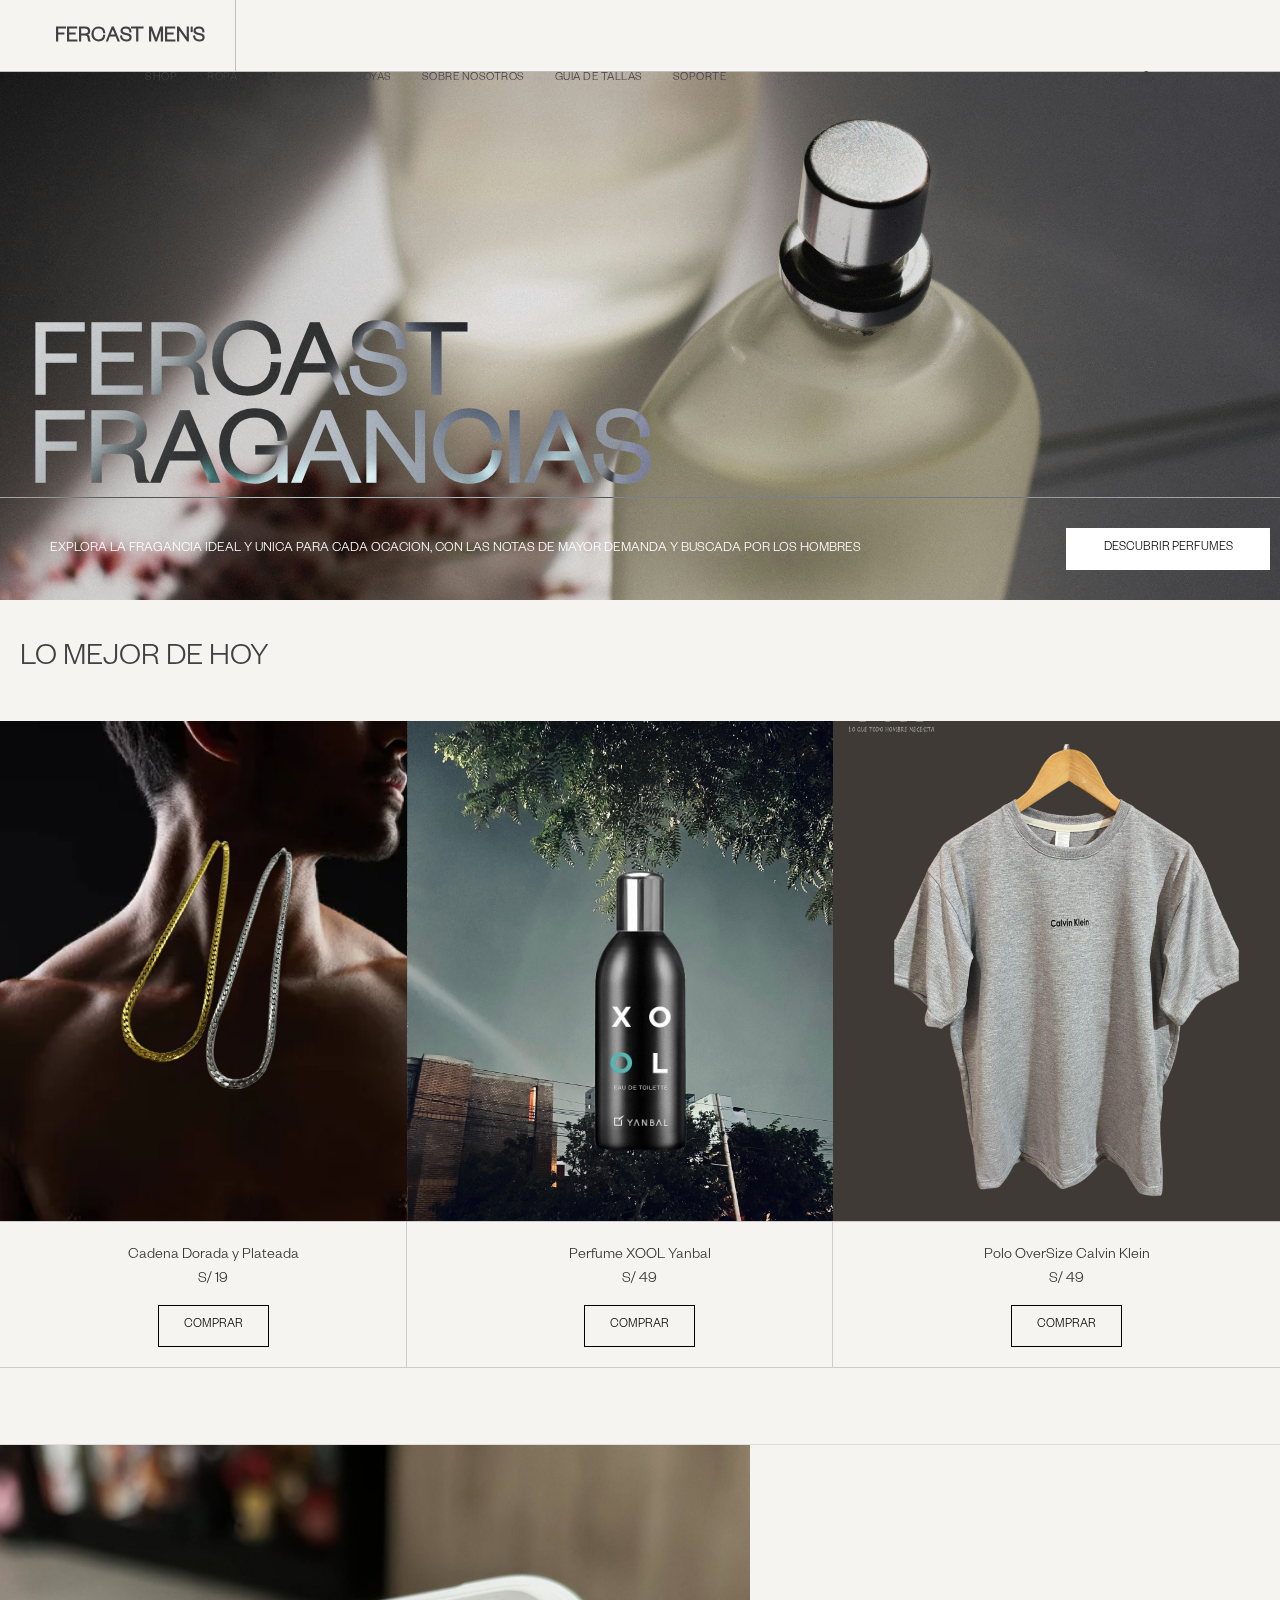
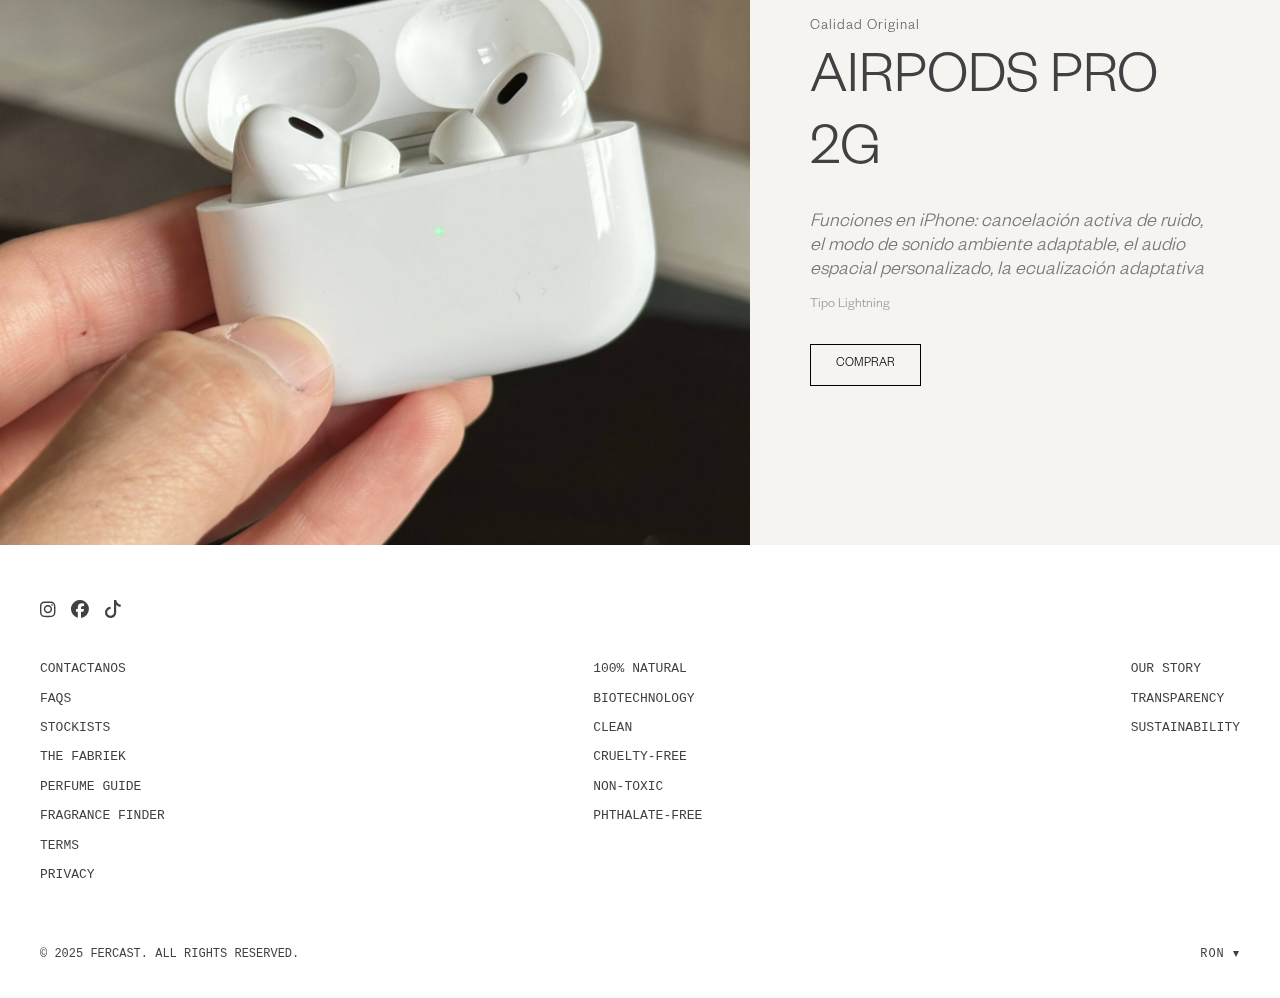
<file: index.html>
<!DOCTYPE html>
<html lang="en">
<head>
    <meta charset="UTF-8">
    <meta name="viewport" content="width=device-width, initial-scale=1.0">
    <link rel="stylesheet" href="style.css">
    <link rel="stylesheet" href="https://cdnjs.cloudflare.com/ajax/libs/font-awesome/6.5.0/css/all.min.css">
    <link rel="stylesheet" href="https://cdn.jsdelivr.net/npm/bootstrap-icons@1.11.1/font/bootstrap-icons.css">
    <title>Document</title>
</head>
<body>
    <div class="container">
      <header class="navbar">
  <div class="nav-left">
    <span class="logo">FERCAST MEN'S</span>
  </div>
  
  
  <div class="desktop-menu">
    <a href="#">SHOP</a>
    <a href="#" style="margin-left: 15px;">ROPA</a>
    <a href="#"style="margin-left: 15px;">PERFUMES</a>
    <a href="#"style="margin-left: 15px;">JOYAS</a>
    <a href="#"style="margin-left: 15px;">SOBRE NOSOTROS</a>
    <a href="#"style="margin-left: 15px;">GUIA DE TALLAS</a>
    <a href="#"style="margin-left: 15px;">SOPORTE</a>
    
    
    <a href="#" style="margin-left: 400px;"><i class="fas fa-user"></i></a>
  </div>
  <div class="nav-right">
    <button class="menu-toggle" onclick="toggleMenu()">☰</button>
  </div>

  <!-- Menú desplegable -->
  <nav class="mobile-menu" id="mobileMenu">
    <a href="#">SHOP</a>
    <a href="#">ROPA</a>
    <a href="#">PERFUMES</a>
    <a href="#">JOYAS</a>
    <a href="#">SOBRE NOSOTROS</a>
    <a href="#">GUIA DE TALLAS</a>
    <a href="#">SOPORTE</a>
    
    
    <a href="#"><i class="fas fa-user"></i></a>
  </nav>
</header>

  <div class="banner">
  <img src="/images/angelica-echeverry-752a7fdivow-unsplash.jpg" alt="Banner">
  <h1 class="titulo-banner">FERCAST<br>FRAGANCIAS</h1>

  <div class="banner-info">
    <hr class="banner-line">
    <div class="banner-description-container">
      <p class="banner-description">
        EXPLORA LA FRAGANCIA IDEAL Y UNICA PARA CADA OCACION, CON LAS NOTAS DE MAYOR DEMANDA Y BUSCADA POR LOS HOMBRES
      </p>
      <button class="banner-btn">DESCUBRIR PERFUMES</button>
    </div>
  </div>
</div>



  <h1 class="thin-title">LO MEJOR DE HOY</h1>

  <section class="product-section">
  <div class="product">
    <div class="product-image" style="background-image: url('/images/depositphotos_673639284-stock-photo-topless-muscle-sexy-man-black.jpg');">
      <img src="/images/WhatsApp_Image_2025-07-27_at_6.10.05_PM-removebg-preview.png" alt="Green Cedar">
      
    </div>
    <div class="product-info">
      <p class="product-description">Cadena Dorada y Plateada</p>
      <p class="product-price">S/ 19</p>
      <button class="quick-add" onclick="window.open('https://wa.me/51924552423?text=Hola%20quiero%20comprar%20una%20cadena%20de%20FERCAST','_blank')">
  COMPRAR
</button>


    </div>
  </div>

  <div class="product">
    <div class="product-image" style="background-image: url('/images/WhatsApp\ Image\ 2025-07-28\ at\ 3.27.34\ PM.jpeg'); fill-opacity: var(560px);">
      <img src="/images/perfume-removebg-preview.png" alt="Pink Iris" style="width: 450px;">
      
    </div>
    <div class="product-info">
      <p class="product-description">Perfume XOOL Yanbal</p>
      <p class="product-price">S/ 49</p>
      <button class="quick-add" onclick="window.open('https://wa.me/51924552423?text=Hola%20quiero%20comprar%20el%20perfume:%20XOOL%20Yanbal','_blank')">
  COMPRAR
</button>

    </div>
  </div>

  <div class="product">
    <div class="product-image" style="background-image: url('/images/polo11.jpg');">
    
      
    </div>
    <div class="product-info">
      <p class="product-description">Polo OverSize Calvin Klein</p>
      <p class="product-price">S/ 49</p>
      <button class="quick-add" onclick="window.open('https://wa.me/51924552423?text=Hola%20quiero%20comprar%20un%20polo%20OverSize%20de%20tu%20tienda','_blank')">
  COMPRAR
</button>

    </div>
  </div>
</section>
<br>
<br>
<br>
<br>




<section class="promo-section">
  <div class="promo-carousel">
    <img src="/images/Airpods_Pro_2-scaled.jpg" class="active" />
    <img src="/images/airpods222.jpg" />
    <img src="/images/airpodspro2-funciones.jpg" />
  </div>
  <div class="promo-text">
    <p class="mini-title">Calidad Original</p>
    <h2 class="main-title">AIRPODS PRO 2G</h2>
    <blockquote>Funciones en iPhone: cancelación activa de ruido, el modo de sonido ambiente adaptable, el audio espacial personalizado, la ecualización adaptativa</blockquote>
    <p class="author">Tipo Lightning</p>
    <button class="quick-add" onclick="window.open('https://wa.me/+51924552423?text=Hola%20quiero%20comprar%20los%20AirPods%20Pro%202da%20generación%20👾','_blank')">
  COMPRAR
</button>

  </div>
</section>

    </div>


    <footer class="main-footer">
  <div class="footer-top">
    <div class="footer-social">
      <a href="https://www.instagram.com/fercast.mens18?igsh=MTY1MDRtazExODQyNQ%3D%3D&utm_source=qr"><i class="fa-brands fa-instagram"></i></a>
      <a href="https://www.facebook.com/share/1BzyFqbC6f/?mibextid=wwXIfr"><i class="fa-brands fa-facebook"></i></a>
      <a href="https://www.tiktok.com/@fercast.mens18?_t=ZS-8yVPvJG7lPU&_r=1"><i class="bi bi-tiktok"></i></a>
    </div>

    <div class="footer-links">
      <div>
        <ul>
          <li><a href="#">CONTACTANOS</a></li>
          <li><a href="#">FAQS</a></li>
          <li><a href="#">STOCKISTS</a></li>
          <li><a href="#">THE FABRIEK</a></li>
          <li><a href="#">PERFUME GUIDE</a></li>
          <li><a href="#">FRAGRANCE FINDER</a></li>
          <li><a href="#">TERMS</a></li>
          <li><a href="#">PRIVACY</a></li>
        </ul>
      </div>

      <div>
        <ul>
          <li><a href="#">100% NATURAL</a></li>
          <li><a href="#">BIOTECHNOLOGY</a></li>
          <li><a href="#">CLEAN</a></li>
          <li><a href="#">CRUELTY-FREE</a></li>
          <li><a href="#">NON-TOXIC</a></li>
          <li><a href="#">PHTHALATE-FREE</a></li>
        </ul>
      </div>

      <div>
        <ul>
          <li><a href="#">OUR STORY</a></li>
          <li><a href="#">TRANSPARENCY</a></li>
          <li><a href="#">SUSTAINABILITY</a></li>
        </ul>
      </div>
    </div>
  </div>

  <div class="footer-bottom">
    <p>© 2025 FERCAST. ALL RIGHTS RESERVED.</p>
    <p class="footer-right">RON ▾</p>
  </div>
</footer>







    <script>
  function toggleMenu() {
    const menu = document.getElementById('mobileMenu');
    menu.classList.toggle('show');
  }


  let lastScrollTop = 0;
  const navbar = document.querySelector('.navbar');

  window.addEventListener('scroll', () => {
    const currentScroll = window.pageYOffset || document.documentElement.scrollTop;

    if (currentScroll > lastScrollTop) {
      // Scroll hacia abajo → ocultar navbar
      navbar.classList.add('hidden');
    } else {
      // Scroll hacia arriba → mostrar navbar
      navbar.classList.remove('hidden');
    }

    lastScrollTop = currentScroll <= 0 ? 0 : currentScroll; // Evita valores negativos
  });

  
  const images = document.querySelectorAll(".promo-carousel img");
  let index = 0;

  setInterval(() => {
    images[index].classList.remove("active");
    index = (index + 1) % images.length;
    images[index].classList.add("active");
  }, 4000);


</script>

</body>
</html>
</file>
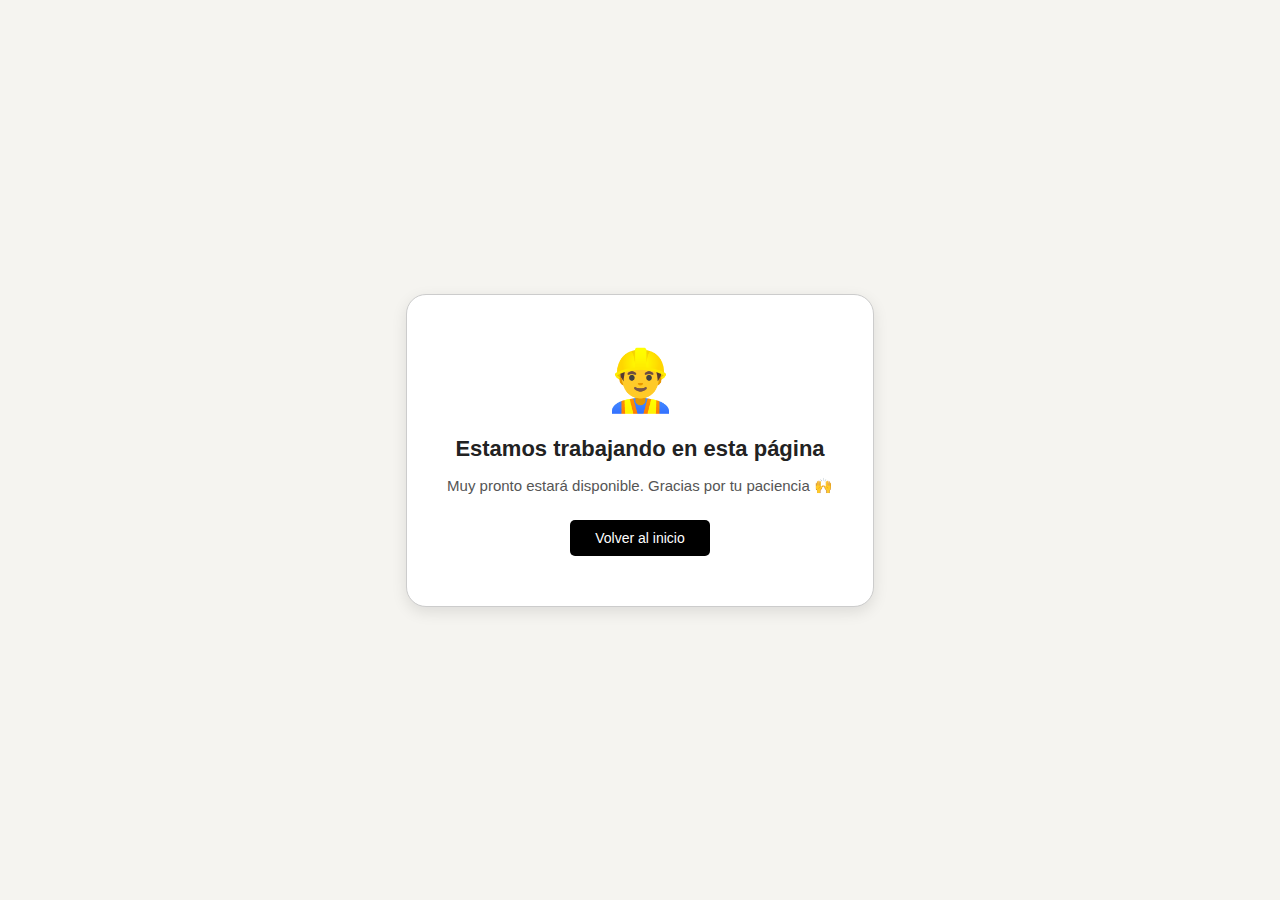
<file: giatallas.html>
<!DOCTYPE html>
<html lang="es">
<head>
  <meta charset="UTF-8">
  <meta name="viewport" content="width=device-width, initial-scale=1.0">
  <title>Página en construcción</title>
  <style>
    body {
      margin: 0;
      padding: 0;
      background-color: #f5f4f0;
      font-family: 'Poppins', sans-serif;
      display: flex;
      justify-content: center;
      align-items: center;
      height: 100vh;
      text-align: center;
    }

    .construction-box {
      background-color: #fff;
      border: 1px solid #ccc;
      padding: 50px 40px;
      border-radius: 20px;
      box-shadow: 0 5px 15px rgba(0, 0, 0, 0.1);
      max-width: 480px;
      animation: fadeIn 0.8s ease;
    }

    .icon {
      font-size: 60px;
      margin-bottom: 20px;
      animation: bounce 1.5s infinite;
    }

    h1 {
      font-size: 22px;
      color: #222;
      margin-bottom: 10px;
    }

    p {
      font-size: 15px;
      color: #555;
      margin-bottom: 25px;
    }

    a {
      display: inline-block;
      background-color: black;
      color: white;
      padding: 10px 25px;
      border-radius: 5px;
      text-decoration: none;
      font-size: 14px;
      transition: background 0.3s ease;
    }

    a:hover {
      background-color: #333;
    }

    @keyframes fadeIn {
      from { opacity: 0; transform: translateY(20px); }
      to { opacity: 1; transform: translateY(0); }
    }

    @keyframes bounce {
      0%, 100% { transform: translateY(0); }
      50% { transform: translateY(-8px); }
    }

    @media (max-width: 600px) {
      .construction-box {
        width: 85%;
        padding: 35px 25px;
      }

      h1 {
        font-size: 18px;
      }

      p {
        font-size: 14px;
      }

      .icon {
        font-size: 50px;
      }
    }

    @media (max-width: 480px) {
      .construction-box {
        padding: 30px 20px;
        margin: 40px;
      }

      .icon {
        font-size: 50px;
        margin-bottom: 18px;
      }

      h1 {
        font-size: 17px;
      }

      p {
        font-size: 13px;
      }

      a {
        padding: 9px 20px;
        font-size: 12px;
      }
    }
  </style>
</head>
<body>
  <div class="construction-box">
    <div class="icon">👷‍♂️</div>
    <h1>Estamos trabajando en esta página</h1>
    <p>Muy pronto estará disponible. Gracias por tu paciencia 🙌</p>
    <a href="index.html">Volver al inicio</a>
  </div>
</body>
</html>
</file>
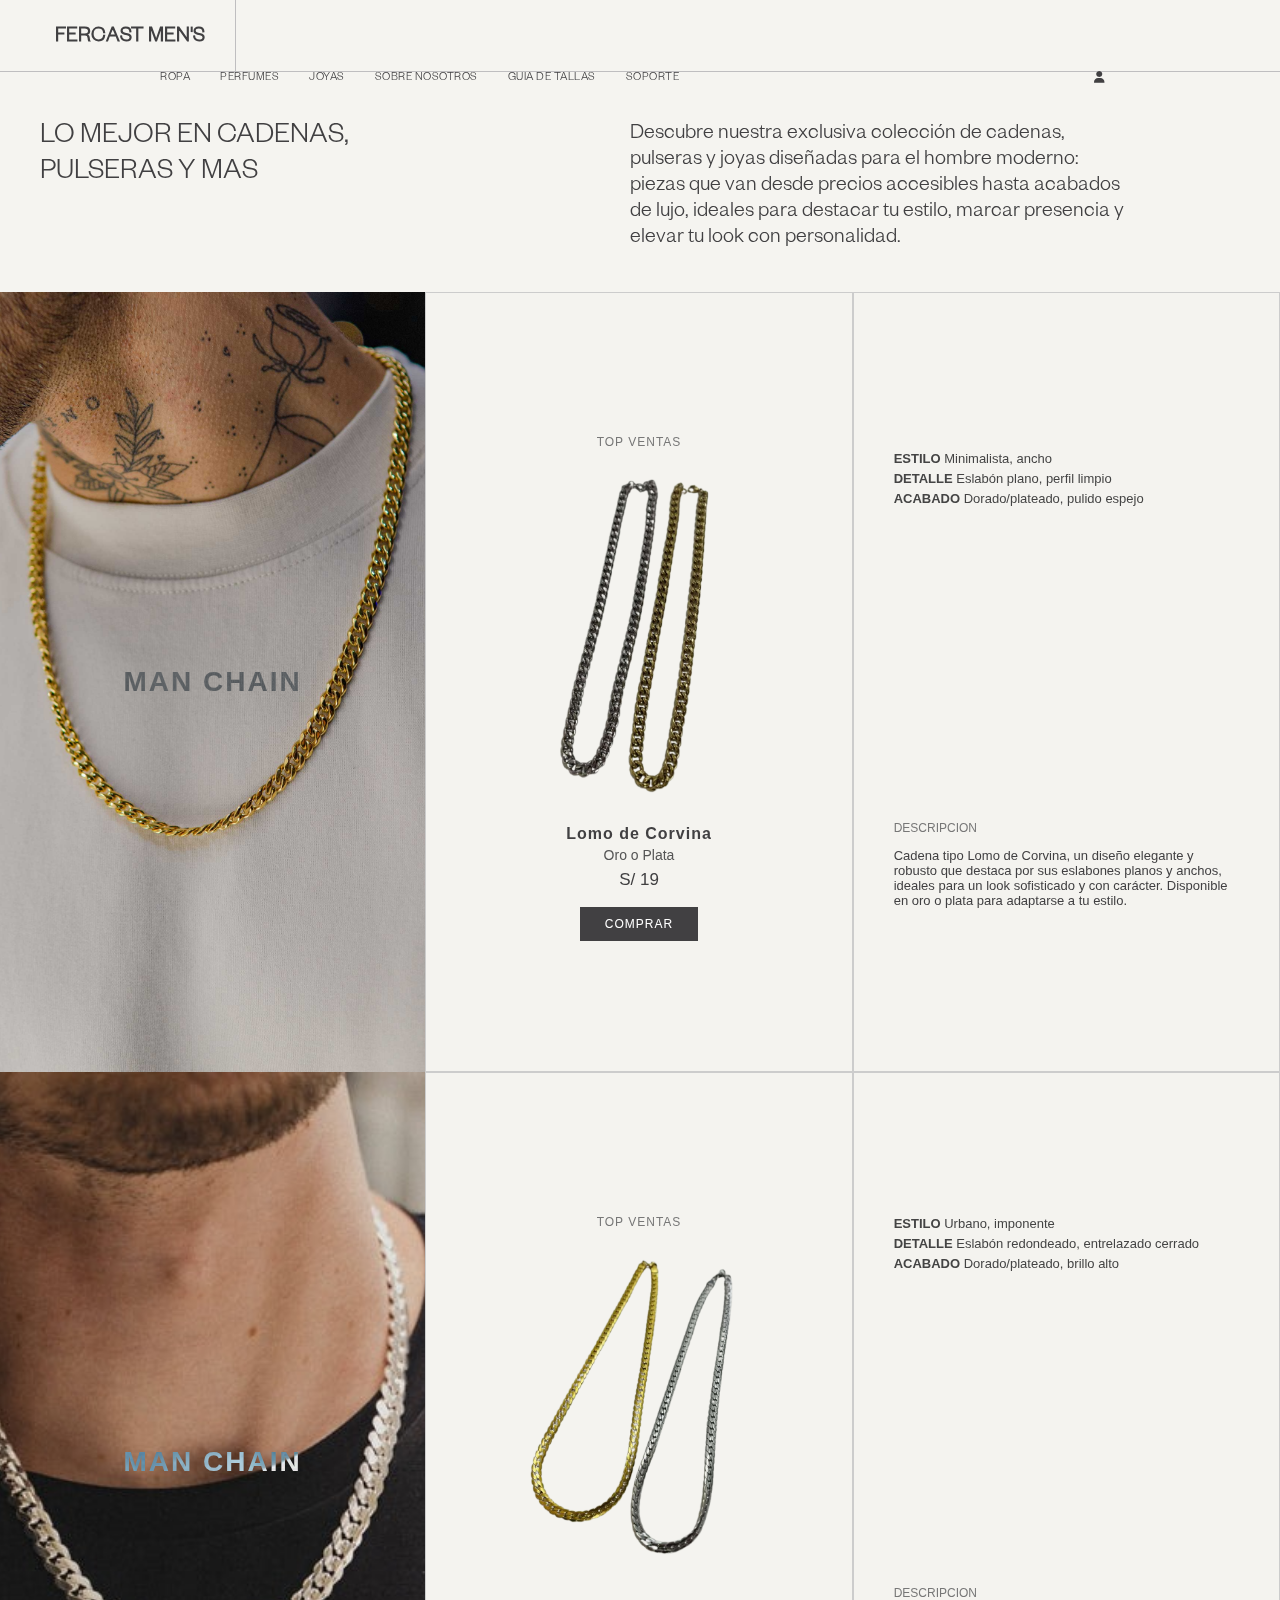
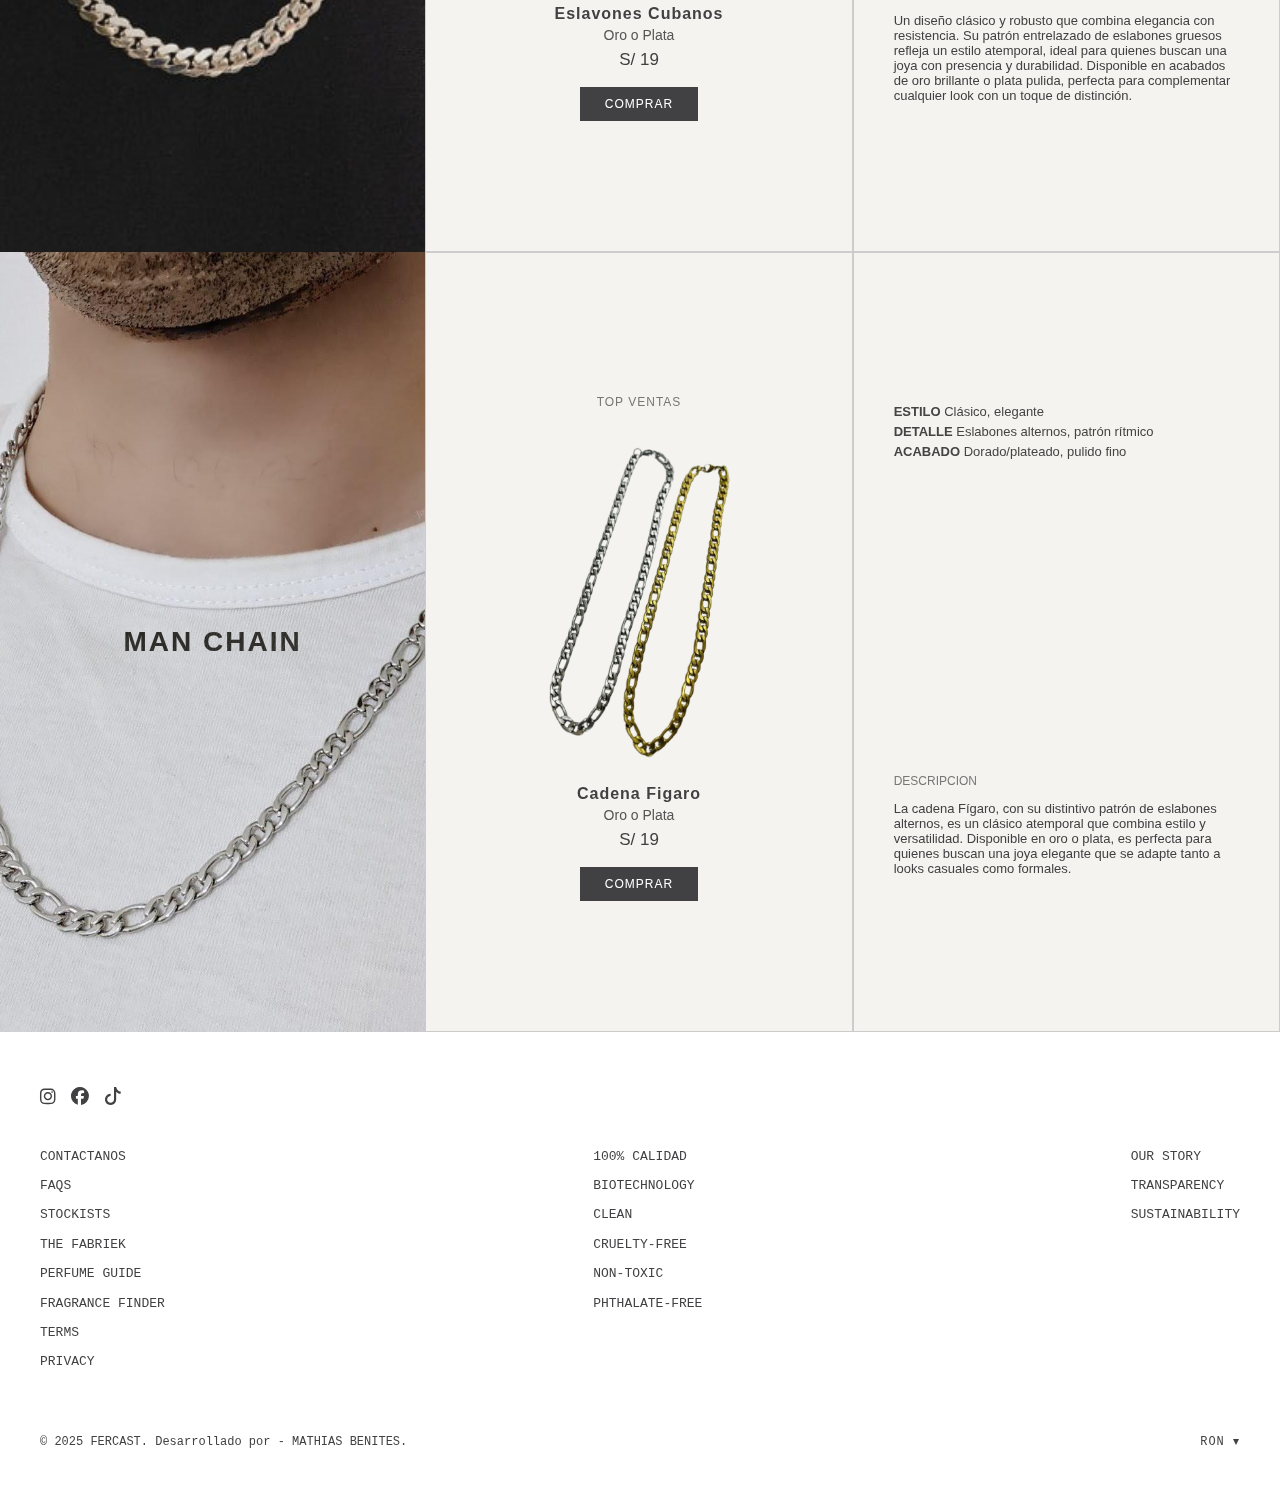
<file: joyas.html>
<!DOCTYPE html>
<html lang="en">
<head>
    <meta charset="UTF-8">
    <meta name="viewport" content="width=device-width, initial-scale=1.0">
    <title>Joyas</title>
    <link rel="stylesheet" href="style-joyas.css">
    <link rel="stylesheet" href="https://cdnjs.cloudflare.com/ajax/libs/font-awesome/6.5.0/css/all.min.css">
    <link rel="stylesheet" href="https://cdn.jsdelivr.net/npm/bootstrap-icons@1.11.1/font/bootstrap-icons.css">
    
</head>
<body>
    <header class="navbar">
  <div class="nav-left">
    <span class="logo"><a href="/index.html" style="text-decoration: none; color: #414042;">FERCAST MEN'S</a></span>
  </div>
  
  
  <div class="desktop-menu">
    
    <a href="/ropa.html" style="margin-left: 15px;">ROPA</a>
    <a href="/perfumes.html"style="margin-left: 15px;">PERFUMES</a>
    <a href="#"style="margin-left: 15px;">JOYAS</a>
    <a href="/nosotros.html"style="margin-left: 15px;">SOBRE NOSOTROS</a>
    <a href="/giatallas.html"style="margin-left: 15px;">GUIA DE TALLAS</a>
    <a href="/soporte.html"style="margin-left: 15px;">SOPORTE</a>
    
    
    <a href="#" style="margin-left: 400px;"><i class="fas fa-user"></i></a>
  </div>
  <div class="nav-right">
    <button class="menu-toggle" onclick="toggleMenu()">☰</button>
  </div>

  
  <nav class="mobile-menu" id="mobileMenu">
    
    <a href="/ropa.html">ROPA</a>
    <a href="/perfumes.html">PERFUMES</a>
    <a href="/joyas.html">JOYAS</a>
    <a href="/nosotros.html">SOBRE NOSOTROS</a>
    <a href="/giatallas.html">GUIA DE TALLAS</a>
    <a href="/soporte.html">SOPORTE</a>
    
    
    <a href="#"><i class="fas fa-user"></i></a>
  </nav>
</header>
<div class="seccion-joyas">
    <div class="titulo-joyas">
        <h1>LO MEJOR EN CADENAS,<br> PULSERAS Y MAS</h1>
    </div>
    
    <div class="descripcion-joyas">
        <p>Descubre nuestra exclusiva colección de cadenas, pulseras y joyas diseñadas para el hombre moderno: piezas que van desde precios accesibles hasta acabados de lujo, ideales para destacar tu estilo, marcar presencia y elevar tu look con personalidad.</p>
    </div>
</div>













<section class="perf-product-section">
  

  
  <div class="perf-left">
    <h2>MAN CHAIN</h2>
  </div>

  
  <div class="perf-center">
    <p class="perf-badge">TOP VENTAS</p>
    <div class="perf-image-container">
    <img src="/images/joya2-removebg-preview.png" alt="Green Cedar" class="perf-image">
</div>

    <p class="perf-title">Lomo de Corvina</p>
    <p class="perf-subtitle">Oro o Plata</p>
    <p class="perf-price">S/ 19</p>
    <button class="perf-button" onclick="window.open('https://wa.me/+51924552423?text=Hola%20quiero%20comprar%20la%20Cadena%20lomo%20de%20corvina%20','_blank')">COMPRAR</button>
  </div>

  
  <div class="perf-right">
    <div class="perf-notes">
      <p><strong>ESTILO</strong> Minimalista, ancho</p>
<p><strong>DETALLE</strong> Eslabón plano, perfil limpio</p>
<p><strong>ACABADO</strong> Dorado/plateado, pulido espejo</p>

    </div>
    <div class="perf-mood">
      <p class="perf-mood-label">DESCRIPCION</p>
      <p class="perf-mood-text">
        Cadena tipo Lomo de Corvina, un diseño elegante y robusto que destaca por sus eslabones planos y anchos, ideales para un look sofisticado y con carácter. Disponible en oro o plata para adaptarse a tu estilo.
      </p>
      
    </div>
  </div>
</section>








<section class="perf-product-section">
  

  
  <div class="perf-left2">
    <h2>MAN CHAIN</h2>
  </div>


  <div class="perf-center">
    <p class="perf-badge">TOP VENTAS</p>
    <div class="perf-image-container">
    <img src="/images/joya10.png" alt="Green Cedar" class="perf-image">
</div>

    <p class="perf-title">Eslavones Cubanos</p>
    <p class="perf-subtitle">Oro o Plata</p>
    <p class="perf-price">S/ 19</p>
    <button class="perf-button" onclick="window.open('https://wa.me/+51924552423?text=Hola%20quiero%20comprar%20la%20Cadena%20Eslavones%20Cubanos','_blank')">COMPRAR</button>
  </div>


  <div class="perf-right">
    <div class="perf-notes">
      <p><strong>ESTILO</strong> Urbano, imponente</p>
<p><strong>DETALLE</strong> Eslabón redondeado, entrelazado cerrado</p>
<p><strong>ACABADO</strong> Dorado/plateado, brillo alto</p>

    </div>
    <div class="perf-mood">
      <p class="perf-mood-label">DESCRIPCION</p>
      <p class="perf-mood-text">
        Un diseño clásico y robusto que combina elegancia con resistencia. Su patrón entrelazado de eslabones gruesos refleja un estilo atemporal, ideal para quienes buscan una joya con presencia y durabilidad. Disponible en acabados de oro brillante o plata pulida, perfecta para complementar cualquier look con un toque de distinción.
      </p>
      
    </div>
  </div>
</section>




<section class="perf-product-section">
  

  
  <div class="perf-left3">
    <h2>MAN CHAIN</h2>
  </div>

  
  <div class="perf-center">
    <p class="perf-badge">TOP VENTAS</p>
    <div class="perf-image-container">
    <img src="/images/joya33-removebg-preview.png" alt="Green Cedar" class="perf-image">
</div>

    <p class="perf-title">Cadena Figaro</p>
    <p class="perf-subtitle">Oro o Plata</p>
    <p class="perf-price">S/ 19</p>
    <button class="perf-button" onclick="window.open('https://wa.me/+51924552423?text=Hola%20quiero%20comprar%20la%20Cadena%20Figaro','_blank')">COMPRAR</button>
  </div>

  
  <div class="perf-right">
    <div class="perf-notes">
      <p><strong>ESTILO</strong> Clásico, elegante</p>
<p><strong>DETALLE</strong> Eslabones alternos, patrón rítmico</p>
<p><strong>ACABADO</strong> Dorado/plateado, pulido fino</p>

    </div>
    <div class="perf-mood">
      <p class="perf-mood-label">DESCRIPCION</p>
      <p class="perf-mood-text">
        La cadena Fígaro, con su distintivo patrón de eslabones alternos, es un clásico atemporal que combina estilo y versatilidad. Disponible en oro o plata, es perfecta para quienes buscan una joya elegante que se adapte tanto a looks casuales como formales.
      </p>
      
    </div>
  </div>
</section>

<footer class="main-footer">
  <div class="footer-top">
    <div class="footer-social">
      <a href="https://www.instagram.com/fercast.mens18?igsh=MTY1MDRtazExODQyNQ%3D%3D&utm_source=qr"><i class="fa-brands fa-instagram"></i></a>
      <a href="https://www.facebook.com/share/1BzyFqbC6f/?mibextid=wwXIfr"><i class="fa-brands fa-facebook"></i></a>
      <a href="https://www.tiktok.com/@fercast.mens18?_t=ZS-8yVPvJG7lPU&_r=1"><i class="bi bi-tiktok"></i></a>
    </div>

    <div class="footer-links">
      <div>
        <ul>
          <li><a href="#">CONTACTANOS</a></li>
          <li><a href="#">FAQS</a></li>
          <li><a href="#">STOCKISTS</a></li>
          <li><a href="#">THE FABRIEK</a></li>
          <li><a href="#">PERFUME GUIDE</a></li>
          <li><a href="#">FRAGRANCE FINDER</a></li>
          <li><a href="#">TERMS</a></li>
          <li><a href="#">PRIVACY</a></li>
        </ul>
      </div>

      <div>
        <ul>
          <li><a href="#">100% CALIDAD</a></li>
          <li><a href="#">BIOTECHNOLOGY</a></li>
          <li><a href="#">CLEAN</a></li>
          <li><a href="#">CRUELTY-FREE</a></li>
          <li><a href="#">NON-TOXIC</a></li>
          <li><a href="#">PHTHALATE-FREE</a></li>
        </ul>
      </div>

      <div>
        <ul>
          <li><a href="#">OUR STORY</a></li>
          <li><a href="#">TRANSPARENCY</a></li>
          <li><a href="#">SUSTAINABILITY</a></li>
        </ul>
      </div>
    </div>
  </div>

  <div class="footer-bottom">
    <p>© 2025 FERCAST. Desarrollado por - MATHIAS BENITES.</p>
    <p class="footer-right">RON ▾</p>
  </div>
</footer>





</body>
<script>
    let lastScrollTop = 0;
  const navbar = document.querySelector('.navbar');

  window.addEventListener('scroll', () => {
    const currentScroll = window.pageYOffset || document.documentElement.scrollTop;

    if (currentScroll > lastScrollTop) {
      
      navbar.classList.add('hidden');
    } else {
      
      navbar.classList.remove('hidden');
    }

    lastScrollTop = currentScroll <= 0 ? 0 : currentScroll;
  });





  function toggleMenu() {
    document.getElementById("mobileMenu").classList.toggle("show");
}



function scrollCarousel(btn, direction) {
  const section = btn.closest('.perf-product-section');
  const scrollAmount = section.clientWidth; 
  section.scrollBy({
    left: direction * scrollAmount,
    behavior: 'smooth'
  });
}





  
</script>
</html>
</file>
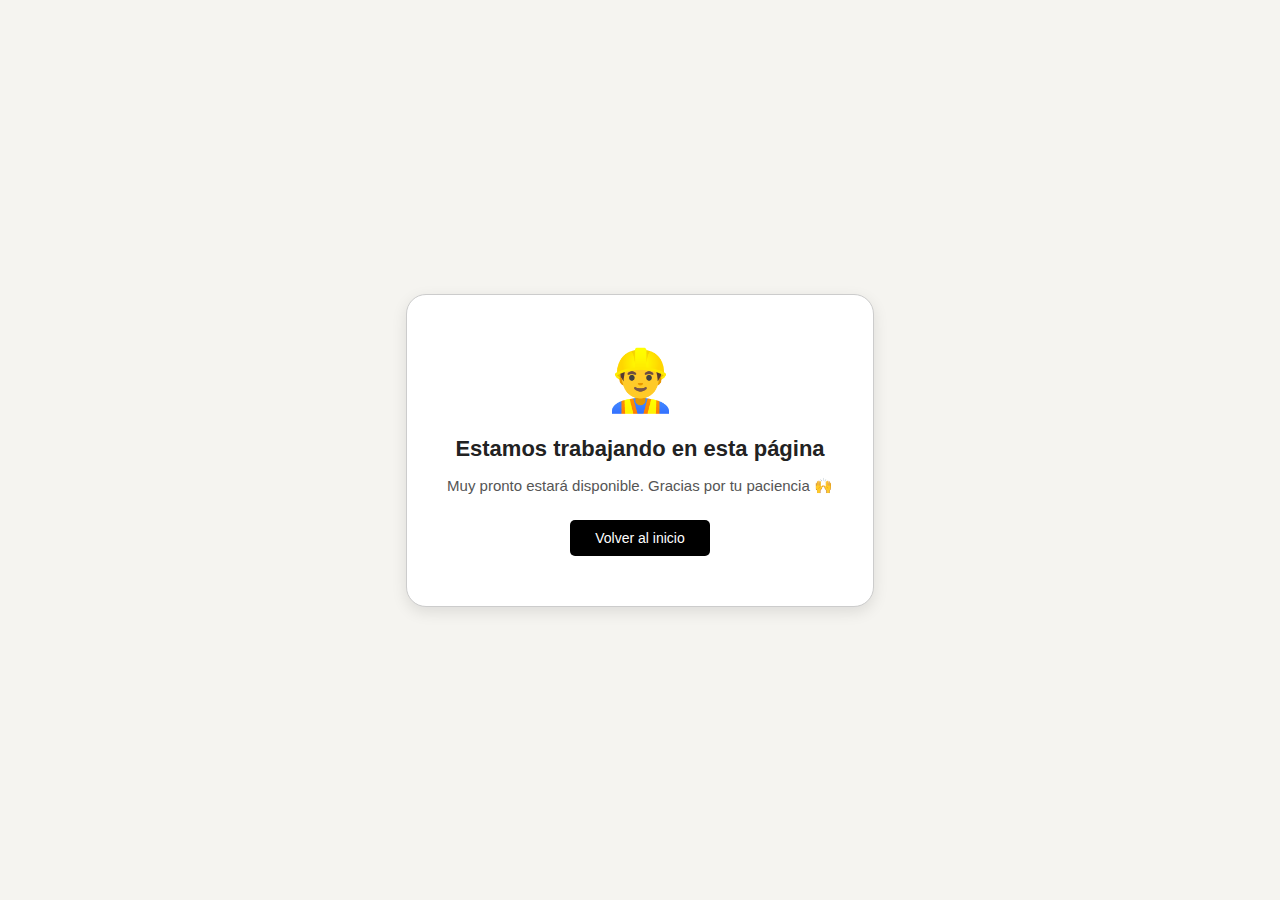
<file: nosotros.html>
<!DOCTYPE html>
<html lang="es">
<head>
  <meta charset="UTF-8">
  <meta name="viewport" content="width=device-width, initial-scale=1.0">
  <title>Página en construcción</title>
  <style>
    body {
      margin: 0;
      padding: 0;
      background-color: #f5f4f0;
      font-family: 'Poppins', sans-serif;
      display: flex;
      justify-content: center;
      align-items: center;
      height: 100vh;
      text-align: center;
    }

    .construction-box {
      background-color: #fff;
      border: 1px solid #ccc;
      padding: 50px 40px;
      border-radius: 20px;
      box-shadow: 0 5px 15px rgba(0, 0, 0, 0.1);
      max-width: 480px;
      animation: fadeIn 0.8s ease;
    }

    .icon {
      font-size: 60px;
      margin-bottom: 20px;
      animation: bounce 1.5s infinite;
    }

    h1 {
      font-size: 22px;
      color: #222;
      margin-bottom: 10px;
    }

    p {
      font-size: 15px;
      color: #555;
      margin-bottom: 25px;
    }

    a {
      display: inline-block;
      background-color: black;
      color: white;
      padding: 10px 25px;
      border-radius: 5px;
      text-decoration: none;
      font-size: 14px;
      transition: background 0.3s ease;
    }

    a:hover {
      background-color: #333;
    }

    @keyframes fadeIn {
      from { opacity: 0; transform: translateY(20px); }
      to { opacity: 1; transform: translateY(0); }
    }

    @keyframes bounce {
      0%, 100% { transform: translateY(0); }
      50% { transform: translateY(-8px); }
    }

    @media (max-width: 600px) {
      .construction-box {
        width: 85%;
        padding: 35px 25px;
      }

      h1 {
        font-size: 18px;
      }

      p {
        font-size: 14px;
      }

      .icon {
        font-size: 50px;
      }
    }

     @media (max-width: 480px) {
      .construction-box {
        padding: 30px 20px;
        margin: 40px;
      }

      .icon {
        font-size: 50px;
        margin-bottom: 18px;
      }

      h1 {
        font-size: 17px;
      }

      p {
        font-size: 13px;
      }

      a {
        padding: 9px 20px;
        font-size: 12px;
      }
    }
  </style>
</head>
<body>
  <div class="construction-box">
    <div class="icon">👷‍♂️</div>
    <h1>Estamos trabajando en esta página</h1>
    <p>Muy pronto estará disponible. Gracias por tu paciencia 🙌</p>
    <a href="index.html">Volver al inicio</a>
  </div>
</body>
</html>
</file>
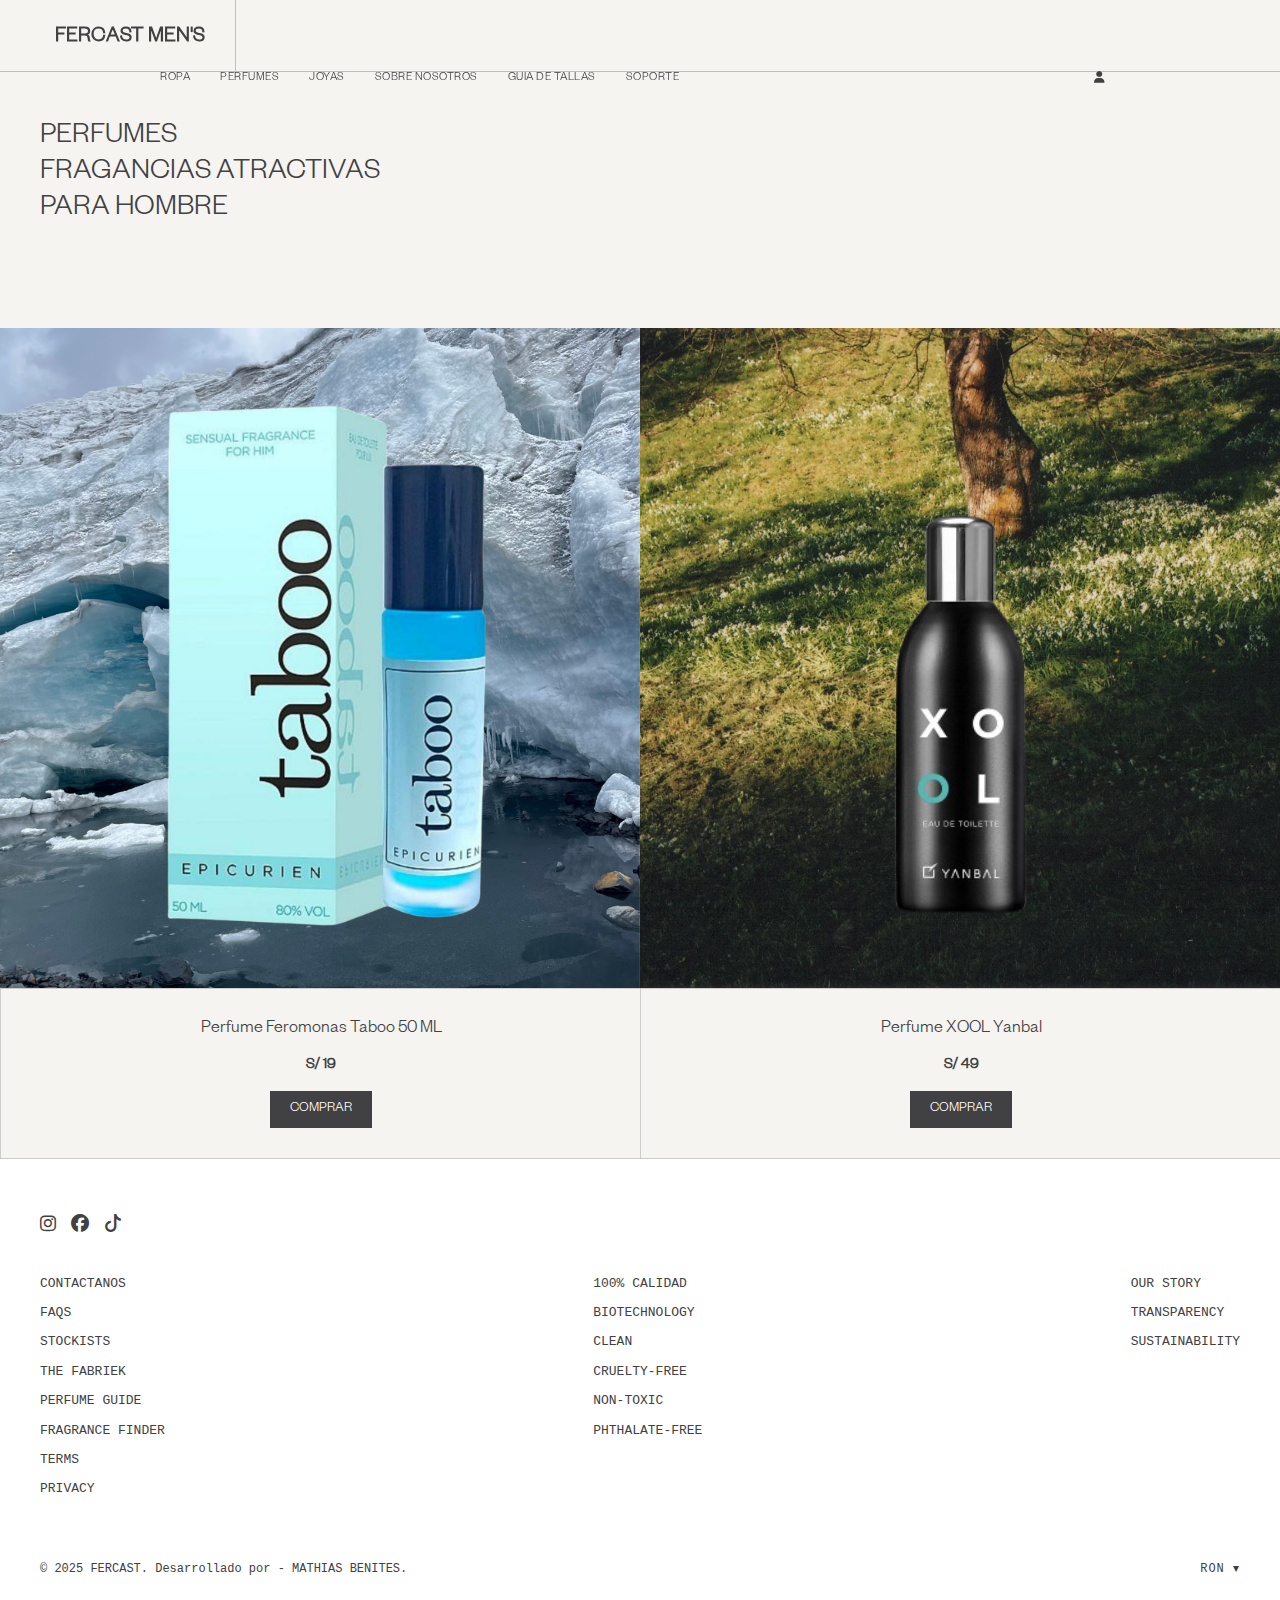
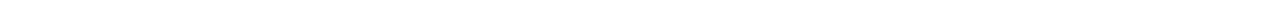
<file: perfumes.html>
<!DOCTYPE html>
<html lang="en">
<head>
    <meta charset="UTF-8">
    <meta name="viewport" content="width=device-width, initial-scale=1.0">
    <title>Perfumes</title>
    <link rel="stylesheet" href="style.css">
    <link rel="stylesheet" href="style-perfumes.css">
    <link rel="stylesheet" href="https://cdnjs.cloudflare.com/ajax/libs/font-awesome/6.5.0/css/all.min.css">
    <link rel="stylesheet" href="https://cdn.jsdelivr.net/npm/bootstrap-icons@1.11.1/font/bootstrap-icons.css">
    
</head>
<body>
    <header class="navbar">
  <div class="nav-left">
    <span class="logo"><a href="/index.html" style="text-decoration: none; color: #414042;">FERCAST MEN'S</a></span>
  </div>
  
  
  <div class="desktop-menu">
    
    <a href="/ropa.html" style="margin-left: 15px;">ROPA</a>
    <a href="/perfumes.html"style="margin-left: 15px;">PERFUMES</a>
    <a href="/joyas.html"style="margin-left: 15px;">JOYAS</a>
    <a href="/nosotros.html"style="margin-left: 15px;">SOBRE NOSOTROS</a>
    <a href="/giatallas.html"style="margin-left: 15px;">GUIA DE TALLAS</a>
    <a href="/soporte.html"style="margin-left: 15px;">SOPORTE</a>
    
    
    <a href="#" style="margin-left: 400px;"><i class="fas fa-user"></i></a>
  </div>
  <div class="nav-right">
    <button class="menu-toggle" onclick="toggleMenu()">☰</button>
  </div>

  
  <nav class="mobile-menu" id="mobileMenu">
    
    <a href="/ropa.html">ROPA</a>
    <a href="#">PERFUMES</a>
    <a href="/joyas.html">JOYAS</a>
    <a href="/nosotros.html">SOBRE NOSOTROS</a>
    <a href="/giatallas.html">GUIA DE TALLAS</a>
    <a href="/soporte.html">SOPORTE</a>
    
    
    <a href="#"><i class="fas fa-user"></i></a>
  </nav>
</header>
<div class="seccion-joyas">
    <div class="titulo-joyas">
        <h1>PERFUMES<br>FRAGANCIAS ATRACTIVAS PARA HOMBRE</h1>
    </div>
    
    <div class="descripcion-joyas">
        <p></p>
    </div>
</div>






<div class="store-products">
  <!-- Producto 1 -->
  <div class="store-item">
    <div class="store-img" style="background-image: url('/images/PERFUME2.jpeg');">
      
    </div>
    <div class="store-info">
      <p class="store-desc">Perfume Feromonas Taboo 50 ML</p>
      <p class="store-price">S/ 19</p>
      <a href="#" class="store-btn">COMPRAR</a>
    </div>
  </div>

  <!-- Producto 2 -->
  <div class="store-item">
    <div class="store-img" style="background-image: url('/images/Green_Cedar_-_SQUARE_3bb2688d-6a15-48fc-ae46-9aa7cb5ab96c.jpg');">
      <img src="/images/perfume-removebg-preview.png" alt="Perfume XOOL Yanbal">
    </div>
    <div class="store-info">
      <p class="store-desc">Perfume XOOL Yanbal</p>
      <p class="store-price">S/ 49</p>
      <a href="#" class="store-btn">COMPRAR</a>
    </div>
  </div>
</div>

















<footer class="main-footer">
  <div class="footer-top">
    <div class="footer-social">
      <a href="https://www.instagram.com/fercast.mens18?igsh=MTY1MDRtazExODQyNQ%3D%3D&utm_source=qr"><i class="fa-brands fa-instagram"></i></a>
      <a href="https://www.facebook.com/share/1BzyFqbC6f/?mibextid=wwXIfr"><i class="fa-brands fa-facebook"></i></a>
      <a href="https://www.tiktok.com/@fercast.mens18?_t=ZS-8yVPvJG7lPU&_r=1"><i class="bi bi-tiktok"></i></a>
    </div>

    <div class="footer-links">
      <div>
        <ul>
          <li><a href="#">CONTACTANOS</a></li>
          <li><a href="#">FAQS</a></li>
          <li><a href="#">STOCKISTS</a></li>
          <li><a href="#">THE FABRIEK</a></li>
          <li><a href="#">PERFUME GUIDE</a></li>
          <li><a href="#">FRAGRANCE FINDER</a></li>
          <li><a href="#">TERMS</a></li>
          <li><a href="#">PRIVACY</a></li>
        </ul>
      </div>

      <div>
        <ul>
          <li><a href="#">100% CALIDAD</a></li>
          <li><a href="#">BIOTECHNOLOGY</a></li>
          <li><a href="#">CLEAN</a></li>
          <li><a href="#">CRUELTY-FREE</a></li>
          <li><a href="#">NON-TOXIC</a></li>
          <li><a href="#">PHTHALATE-FREE</a></li>
        </ul>
      </div>

      <div>
        <ul>
          <li><a href="#">OUR STORY</a></li>
          <li><a href="#">TRANSPARENCY</a></li>
          <li><a href="#">SUSTAINABILITY</a></li>
        </ul>
      </div>
    </div>
  </div>

  <div class="footer-bottom">
    <p>© 2025 FERCAST. Desarrollado por - MATHIAS BENITES.</p>
    <p class="footer-right">RON ▾</p>
  </div>
</footer>





</body>
<script>
    let lastScrollTop = 0;
  const navbar = document.querySelector('.navbar');

  window.addEventListener('scroll', () => {
    const currentScroll = window.pageYOffset || document.documentElement.scrollTop;

    if (currentScroll > lastScrollTop) {
      
      navbar.classList.add('hidden');
    } else {
      
      navbar.classList.remove('hidden');
    }

    lastScrollTop = currentScroll <= 0 ? 0 : currentScroll;
  });





  function toggleMenu() {
    document.getElementById("mobileMenu").classList.toggle("show");
}



function scrollCarousel(btn, direction) {
  const section = btn.closest('.perf-product-section');
  const scrollAmount = section.clientWidth; 
  section.scrollBy({
    left: direction * scrollAmount,
    behavior: 'smooth'
  });
}





  
</script>

</html>
</file>
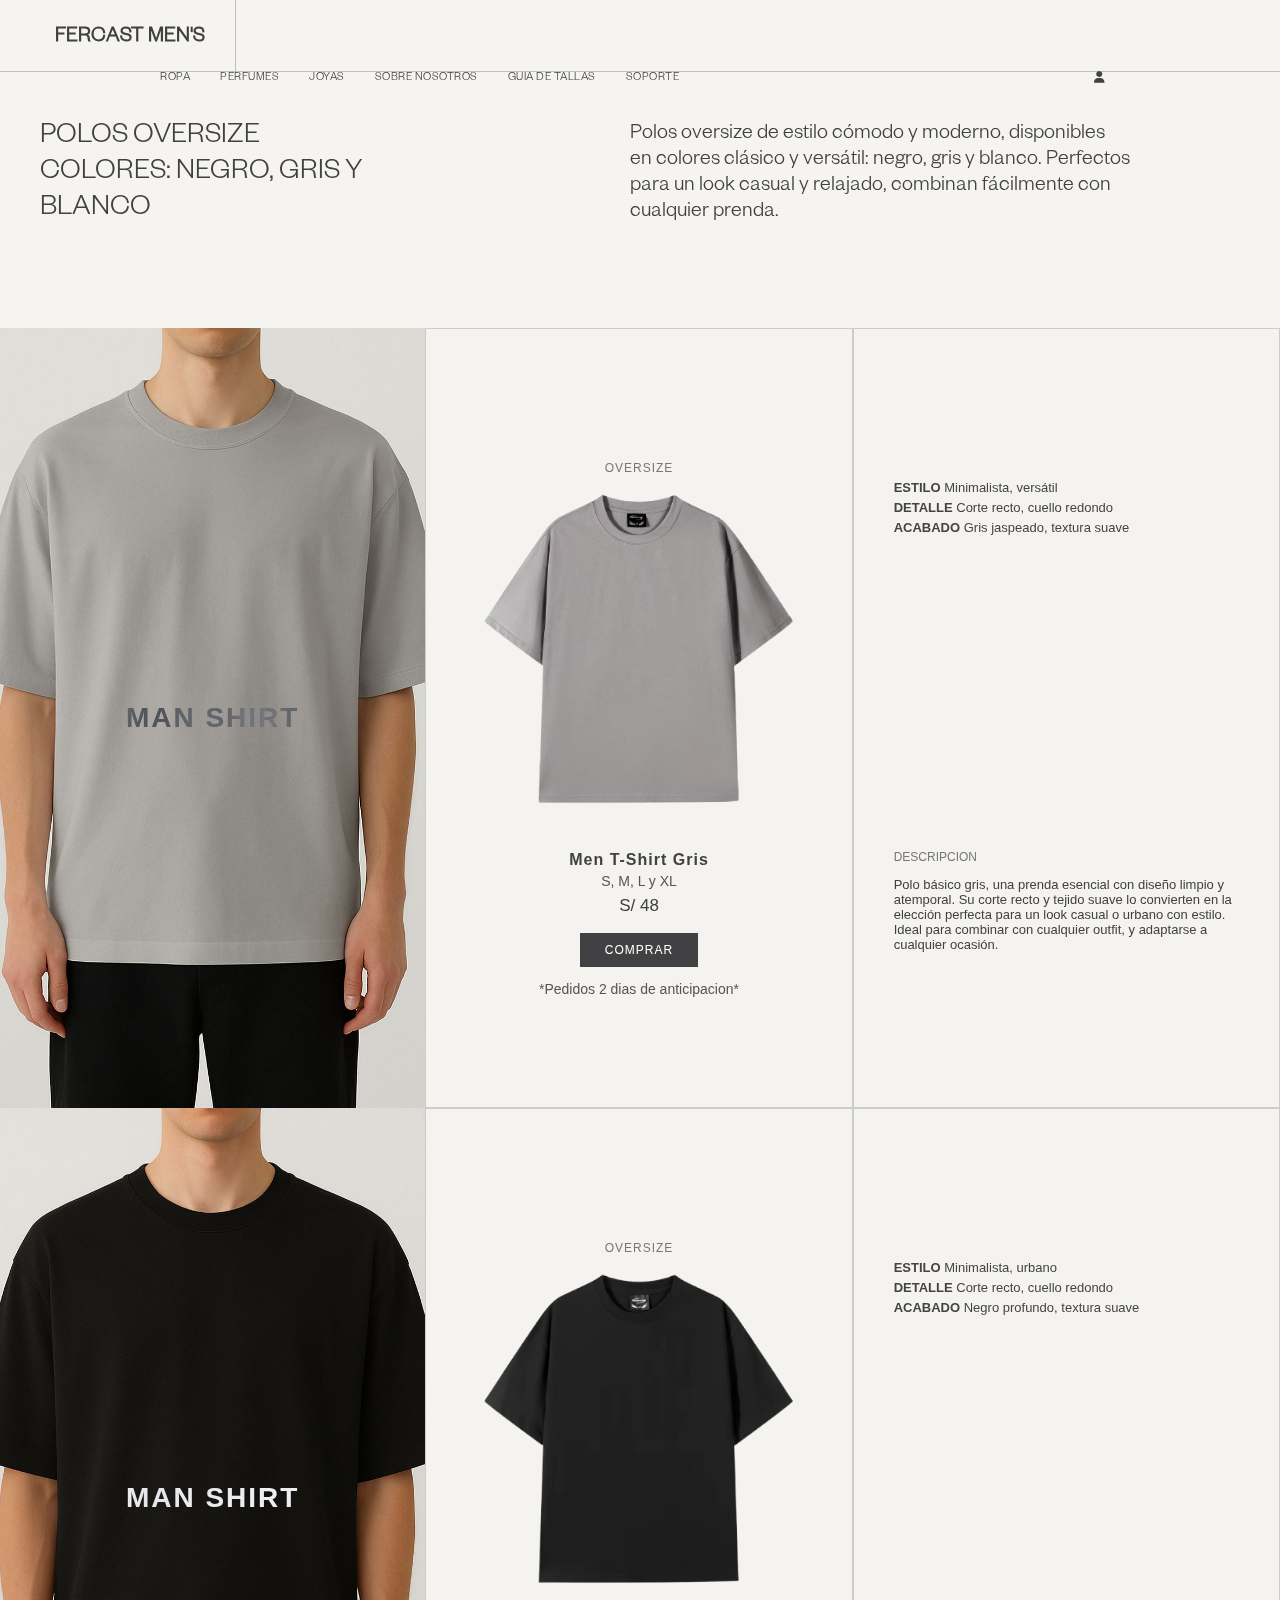
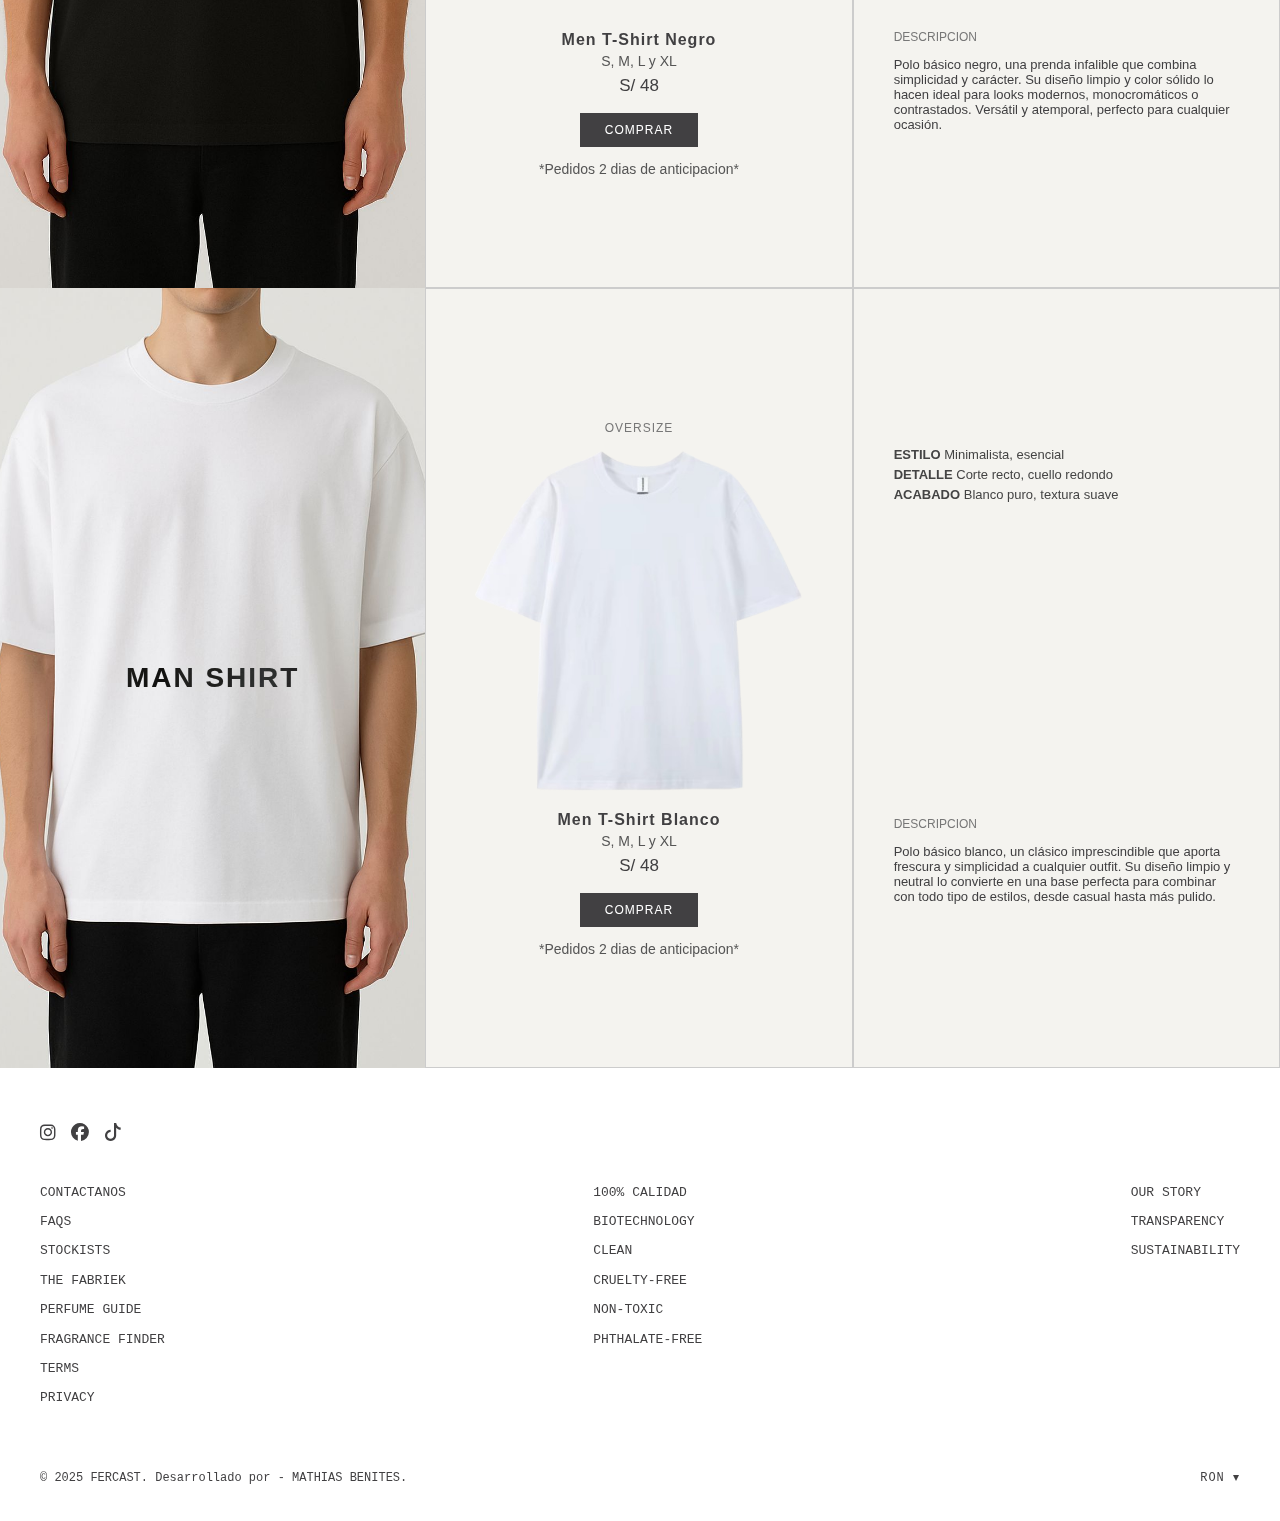
<file: ropa.html>
<!DOCTYPE html>
<html lang="en">
<head>
    <meta charset="UTF-8">
    <meta name="viewport" content="width=device-width, initial-scale=1.0">
    <title>Ropa</title>
    <link rel="stylesheet" href="style-ropa.css">
    <link rel="stylesheet" href="https://cdnjs.cloudflare.com/ajax/libs/font-awesome/6.5.0/css/all.min.css">
    <link rel="stylesheet" href="https://cdn.jsdelivr.net/npm/bootstrap-icons@1.11.1/font/bootstrap-icons.css">
    
</head>
<body>
    <header class="navbar">
  <div class="nav-left">
    <span class="logo"><a href="/index.html" style="text-decoration: none; color: #414042;">FERCAST MEN'S</a></span>
  </div>
  
  
  <div class="desktop-menu">
    
    <a href="#" style="margin-left: 15px;">ROPA</a>
    <a href="/perfumes.html"style="margin-left: 15px;">PERFUMES</a>
    <a href="/joyas.html"style="margin-left: 15px;">JOYAS</a>
    <a href="/nosotros.html"style="margin-left: 15px;">SOBRE NOSOTROS</a>
    <a href="/giatallas.html"style="margin-left: 15px;">GUIA DE TALLAS</a>
    <a href="/soporte.html"style="margin-left: 15px;">SOPORTE</a>
    
    
    <a href="#" style="margin-left: 400px;"><i class="fas fa-user"></i></a>
  </div>
  <div class="nav-right">
    <button class="menu-toggle" onclick="toggleMenu()">☰</button>
  </div>

  
  <nav class="mobile-menu" id="mobileMenu">
    
    <a href="#">ROPA</a>
    <a href="/perfumes.html">PERFUMES</a>
    <a href="/joyas.html">JOYAS</a>
    <a href="/nosotros.html">SOBRE NOSOTROS</a>
    <a href="/giatallas.html">GUIA DE TALLAS</a>
    <a href="/soporte.html">SOPORTE</a>
    
    
    <a href="#"><i class="fas fa-user"></i></a>
  </nav>
</header>
<div class="seccion-joyas">
    <div class="titulo-joyas">
        <h1>POLOS OVERSIZE<br>COLORES: NEGRO, GRIS Y BLANCO</h1>
    </div>
    
    <div class="descripcion-joyas">
        <p>Polos oversize de estilo cómodo y moderno, disponibles en colores clásico y versátil: negro, gris y blanco. Perfectos para un look casual y relajado, combinan fácilmente con cualquier prenda.</p>
    </div>
</div>













<section class="perf-product-section">
  

  
  <div class="perf-left">
    <h2>MAN SHIRT</h2>
  </div>

  
  <div class="perf-center">
    <p class="perf-badge">OVERSIZE</p>
    <div class="perf-image-container">
    <img src="/images/polo-oversize1-removebg-preview.png" alt="Green Cedar" class="perf-image">
</div>

    <p class="perf-title">Men T-Shirt Gris</p>
   
    <p class="perf-subtitle">S, M, L y XL</p>
    <p class="perf-price">S/ 48</p>
    <button class="perf-button" onclick="window.open('https://wa.me/+51924552423?text=Hola%20quiero%20comprar%20Polo%20Gris%20,%20tallas%20disponibles?%20','_blank')">COMPRAR</button>
  <p class="perf-subtitle">*Pedidos 2 dias de anticipacion*</p>
</div>


  
  <div class="perf-right">
    <div class="perf-notes">
      <p><strong>ESTILO</strong> Minimalista, versátil</p>
<p><strong>DETALLE</strong> Corte recto, cuello redondo</p>
<p><strong>ACABADO</strong> Gris jaspeado, textura suave</p>

    </div>
    <div class="perf-mood">
      <p class="perf-mood-label">DESCRIPCION</p>
      <p class="perf-mood-text">
        Polo básico gris, una prenda esencial con diseño limpio y atemporal. Su corte recto
          y tejido suave lo convierten en la elección perfecta para un 
          look casual o urbano con estilo. Ideal para combinar con 
          cualquier outfit, y adaptarse a cualquier ocasión.
      </p>
      
    </div>
  </div>
</section>








<section class="perf-product-section">
  

  
  <div class="perf-left2">
    <h2>MAN SHIRT</h2>
  </div>


  <div class="perf-center">
    <p class="perf-badge">OVERSIZE</p>
    <div class="perf-image-container">
    <img src="/images/polo-oversize2-removebg-preview.png" alt="Green Cedar" class="perf-image">
</div>

    <p class="perf-title">Men T-Shirt Negro</p>
    <p class="perf-subtitle">S, M, L y XL</p>
    <p class="perf-price">S/ 48</p>
    <button class="perf-button" onclick="window.open('https://wa.me/+51924552423?text=Hola%20quiero%20comprar%20Polo%20Negro%20,%20tallas%20disponibles?%20','_blank')">COMPRAR</button>
    <p class="perf-subtitle">*Pedidos 2 dias de anticipacion*</p>
  </div>


  <div class="perf-right">
    <div class="perf-notes">
      <p><strong>ESTILO</strong> Minimalista, urbano</p>
<p><strong>DETALLE</strong> Corte recto, cuello redondo</p>
<p><strong>ACABADO</strong> Negro profundo, textura suave</p>

    </div>
    <div class="perf-mood">
      <p class="perf-mood-label">DESCRIPCION</p>
      <p class="perf-mood-text">
        Polo básico negro, una prenda infalible que combina simplicidad y carácter. Su diseño limpio y color sólido lo hacen ideal para looks modernos, monocromáticos o contrastados. Versátil y atemporal, perfecto para cualquier ocasión.
      </p>
      
    </div>
  </div>
</section>




<section class="perf-product-section">
  

  
  <div class="perf-left3">
    <h2>MAN SHIRT</h2>
  </div>

  
  <div class="perf-center">
    <p class="perf-badge">OVERSIZE</p>
    <div class="perf-image-container">
    <img src="/images/polo-blanco1-removebg-preview.png" alt="Green Cedar" class="perf-image">
</div>

    <p class="perf-title">Men T-Shirt Blanco</p>
    <p class="perf-subtitle">S, M, L y XL</p>
    <p class="perf-price">S/ 48</p>
    <button class="perf-button" onclick="window.open('https://wa.me/+51924552423?text=Hola%20quiero%20comprar%20Polo%20Blanco%20,%20tallas%20disponibles?%20','_blank')">COMPRAR</button>
  <p class="perf-subtitle">*Pedidos 2 dias de anticipacion*</p>
</div>

  
  <div class="perf-right">
    <div class="perf-notes">
      <p><strong>ESTILO</strong> Minimalista, esencial</p>
<p><strong>DETALLE</strong> Corte recto, cuello redondo</p>
<p><strong>ACABADO</strong> Blanco puro, textura suave</p>

    </div>
    <div class="perf-mood">
      <p class="perf-mood-label">DESCRIPCION</p>
      <p class="perf-mood-text">
        Polo básico blanco, un clásico imprescindible que aporta frescura y simplicidad a cualquier outfit. Su diseño limpio y neutral lo convierte en una base perfecta para combinar con todo tipo de estilos, desde casual hasta más pulido.
      </p>
      
    </div>
  </div>
</section>



<footer class="main-footer">
  <div class="footer-top">
    <div class="footer-social">
      <a href="https://www.instagram.com/fercast.mens18?igsh=MTY1MDRtazExODQyNQ%3D%3D&utm_source=qr"><i class="fa-brands fa-instagram"></i></a>
      <a href="https://www.facebook.com/share/1BzyFqbC6f/?mibextid=wwXIfr"><i class="fa-brands fa-facebook"></i></a>
      <a href="https://www.tiktok.com/@fercast.mens18?_t=ZS-8yVPvJG7lPU&_r=1"><i class="bi bi-tiktok"></i></a>
    </div>

    <div class="footer-links">
      <div>
        <ul>
          <li><a href="#">CONTACTANOS</a></li>
          <li><a href="#">FAQS</a></li>
          <li><a href="#">STOCKISTS</a></li>
          <li><a href="#">THE FABRIEK</a></li>
          <li><a href="#">PERFUME GUIDE</a></li>
          <li><a href="#">FRAGRANCE FINDER</a></li>
          <li><a href="#">TERMS</a></li>
          <li><a href="#">PRIVACY</a></li>
        </ul>
      </div>

      <div>
        <ul>
          <li><a href="#">100% CALIDAD</a></li>
          <li><a href="#">BIOTECHNOLOGY</a></li>
          <li><a href="#">CLEAN</a></li>
          <li><a href="#">CRUELTY-FREE</a></li>
          <li><a href="#">NON-TOXIC</a></li>
          <li><a href="#">PHTHALATE-FREE</a></li>
        </ul>
      </div>

      <div>
        <ul>
          <li><a href="#">OUR STORY</a></li>
          <li><a href="#">TRANSPARENCY</a></li>
          <li><a href="#">SUSTAINABILITY</a></li>
        </ul>
      </div>
    </div>
  </div>

  <div class="footer-bottom">
    <p>© 2025 FERCAST. Desarrollado por - MATHIAS BENITES.</p>
    <p class="footer-right">RON ▾</p>
  </div>
</footer>





</body>
<script>
    let lastScrollTop = 0;
  const navbar = document.querySelector('.navbar');

  window.addEventListener('scroll', () => {
    const currentScroll = window.pageYOffset || document.documentElement.scrollTop;

    if (currentScroll > lastScrollTop) {
      
      navbar.classList.add('hidden');
    } else {
      
      navbar.classList.remove('hidden');
    }

    lastScrollTop = currentScroll <= 0 ? 0 : currentScroll;
  });





  function toggleMenu() {
    document.getElementById("mobileMenu").classList.toggle("show");
}



function scrollCarousel(btn, direction) {
  const section = btn.closest('.perf-product-section');
  const scrollAmount = section.clientWidth; 
  section.scrollBy({
    left: direction * scrollAmount,
    behavior: 'smooth'
  });
}





  
</script>

</html>
</file>
<file: style.css>
/* -------------------- FUENTE PERSONALIZADA -------------------- */
@font-face {
  font-family: 'FounderGrotesk-Light';
  src: url('/fonts/FoundersGrotesk-Light.otf') format('opentype');
}

/* -------------------- ESTILOS GENERALES -------------------- */
body {
  margin: 0;
  font-family: 'FounderGrotesk-Light', sans-serif;
  background-color: #f5f4f0;
  overflow-x: hidden;
  width: 100%;
}

/* -------------------- NAVBAR -------------------- */
.navbar {
  display: flex;
  justify-content: space-between;
  align-items: center;
  padding: 0px 25px; /* más delgado */
  background-color: #f5f4f0;
  border-bottom: 0.5px solid #bfbec0;
  flex-wrap: wrap;
  transition: top 0.4s ease-in-out;
  position: fixed;
  top: 0;
  width: 100%;
  z-index: 1000;
  height: 71px;
 
}






.navbar.hidden {
  top: -100px; 
}





.nav-left{
  height: 100%;
  border-right: 1px solid; 
  border-color: #bfbec0;
  margin-left: 30px;
  padding-right: 30px;
  box-sizing: border-box;
  padding-top: 25px;
}

.nav-left .logo {
  font-size: 22px;
  font-weight: bold;
  color: #414042;
  text-align: center;
  margin-top: 40px;
}

.nav-center,
.nav-right {
  display: flex;
  gap: 15px;
  align-items: center;
  flex-wrap: wrap;
}

.nav-center a,
.nav-right a {
  text-decoration: none;
  color: #000000;
  font-size: 12px;
  font-weight: 500;
  letter-spacing: 0.5px;
}

.icon-round {
  width: 50px;
  height: 50px;
  border-radius: 50%;
  object-fit: cover;
  display: block;
}

/* -------------------- BANNER -------------------- */
.banner {
  position: relative; 
  width: 100%;
  height: 600px;
  overflow: hidden;
}

.banner img {
  width: 100%;
  height: 100%;
  object-fit: cover;
  display: block;
  margin-bottom: 50px;
  margin-top: 50px;
}


.titulo-banner {
  position: absolute;
  bottom: 15px; 
  left: 26%;
  transform: translateX(-50%);
  
  
  mix-blend-mode: difference;
  padding: 10px 25px 0px 43px;
  font-size: 110px;
  color: white;
  line-height: 80%;
  
  text-align: left;
}


/* -------------------- PRODUCTOS -------------------- */
.product-section {
  display: flex;
  flex-wrap: wrap;
  justify-content: space-between;
  background-color: #f5f4f0;
  
}

.product {
  width: 33.33%;
  display: flex;
  flex-direction: column;
  align-items: center;
}

.product-image {
  width: 100%;
  height: 460px;
  background-size: cover;
  background-position: center;
  display: flex;
  justify-content: center;
  align-items: center;
  position: relative;
  padding: 20px;
}

.product-image img {
  width: 250px;
  height: auto;
  z-index: 2;
}

.product-info {
  width: 100%;
  background-color:#f5f4f0;
  border: 1px solid #ccc;
  padding: 20px;
  text-align: center;
}

.product-description,
.product-price {
  font-size: 16px;
  margin: 5px 0;
  color: #333;
}

.quick-add {
  display: inline-block;
  margin-top: 10px;
  padding: 12px 25px;
  font-size: 13px;
  font-family: 'FounderGrotesk-Light', sans-serif;
  background-color: transparent;
  border: 1px solid #000;
  color: #000;
  cursor: pointer;
  transition: 0.3s ease;
  text-decoration: none;
}

.quick-add:hover {
  background-color: #000;
  color: #fff;
}

/* -------------------- RESPONSIVE SOLO PARA CELULAR -------------------- */
@media screen and (max-width: 768px) {
  
  .navbar {
    flex-direction: row;
    flex-wrap: wrap;
    padding: 0px 15px;
    width: 100%;
    box-sizing: border-box;
    height: 74px;
  }

  .nav-left,
  .nav-center,
  .nav-right {
    flex-direction: row;
    justify-content: center;
    align-items: center;
    gap: 10px;
    width: 100%;
    flex-wrap: wrap;
  }
  .nav-left{

  }

  .nav-left .logo {
    font-size: 19px;
    
  }

  .nav-center a,
  .nav-right a {
    font-size: 12px;
  }



  .thin-title {
  font-weight: 400; 
  font-size: 10px;
  padding: 10px;
}

  /* BANNER ajustado */
  .banner {
    height: 500px;
    margin-top: 55px;
  }

  .banner img {
    height: 700px;
    object-fit: cover;
    margin-top: -15px;
  }
  .titulo-banner{
    font-size: 55px;
    margin-bottom: 165px;
    left: 45%;
  }

 
  .product-section {
    flex-direction: column;
    padding: 0;
  }

  .product {
    width: 100%;
  }

  .product-image {
    height: 330px;
    padding: 40px 0;
  }

  .product-image img {
    width: 180px;
  }

  .product-info {
    padding: 20px;
    border-left: none;
    border-right: none;
  }

  .product-description,
  .product-price {
    font-size: 15px;
  }

  .quick-add {
    width: 90%;
    max-width: 300px;
    margin: 15px auto 0;
  }


  .carousel-container {
    width: 100%;
    overflow: hidden;
  }

  .carousel-inner {
    flex-direction: column;
    align-items: center;
  }

  .carousel-item {
    width: 100% !important;
    max-width: 100%;
    box-sizing: border-box;
    text-align: center;
  }

  .carousel-item img {
    width: 100%;
    height: auto;
    object-fit: cover;
  }

  .carousel-caption {
    position: static;
    padding: 10px 20px;
    font-size: 14px;
  }
}


/* ------------ Estilos base ------------ */
.main-logo {
  width: 40px;
  height: 40px;
  object-fit: contain;
}

.menu-toggle {
  background: none;
  border: none;
  font-size: 28px;
  color: #414042;
  cursor: pointer;
  display: none;
  margin-left: 50px;
}

.mobile-menu {
  display: none;
  flex-direction: column;
  background-color: #f5f4f0;
  position: absolute;
  top: 100%;
  left: 0;
  width: 100%;
  border-top: 1px solid #ccc;
  z-index: 999;
  padding: 0;
}

.mobile-menu.show {
  display: flex;
}

.mobile-menu a {
  padding: 18px 20px;
  border-bottom: 1px solid #d4d4d4;
  text-align: left;
  text-decoration: none;
  font-size: 14px;
  color: #414042;
  font-family: 'FounderGrotesk-Light', sans-serif;
}

.mobile-menu a:hover {
  background-color: #eaeaea;
}


/* ------------ Responsive Navbar ------------ */
@media screen and (max-width: 768px) {
  .nav-center,
  .nav-right,
  .nav-left {
    flex: 1;
    justify-content: center;
    align-items: center;
    
  }

  .nav-center {
    justify-content: center;
  }

  .nav-right {
    
  }

  .nav-left {
    justify-content: flex-start;
    margin-right: 10px;
    margin-top: 2px;
    
    align-items: center;
  }

  .nav-center a,
  .nav-right a,
  .nav-center,
  .nav-right nav {
    display: none;
  }

  .menu-toggle {
    display: block;
  }
  .thin-title {
    font-size: 10px;
  }

  .mobile-menu.show {
    display: flex;
  }
}


/* Menú de escritorio (solo PC) */
.desktop-menu {
  display: flex;
  gap: 15px;
  margin-left: 120px;
}

.desktop-menu a {
  text-decoration: none;
  color: #414042;
  font-size: 12px;
  font-weight: 500;
  letter-spacing: 0.5px;
}

/* Ocultar en móviles */
@media screen and (max-width: 768px) {
  .desktop-menu {
    display: none;
  }
}


.promo-section {
  display: flex;
  justify-content: space-between;
  align-items: center;
  background-color: #f5f4f0;
  
  border-top: 1px solid #ddd;
}

.promo-carousel {
  
  height: 700px;
  overflow: hidden;
  position: relative;
  width: 750px;
}

.promo-carousel img {
  width: 100%;
  height: 100%;
  object-fit: cover;
  position: absolute;
  top: 0;
  left: 0;
  opacity: 0;
  transition: opacity 1s ease-in-out;
}

.promo-carousel img.active {
  opacity: 1;
  z-index: 1;
}

.promo-text {
  flex: 1;
  padding: 0 60px;
  color: #414042;
}

.promo-text .mini-title {
  font-size: 15px;
  letter-spacing: 1px;
  margin-bottom: 10px;
  color: #666;
}

.promo-text .main-title {
  font-size: 60px;
  margin: 0 0 20px;
  font-weight: normal;
}

.promo-text blockquote {
  font-style: italic;
  color: #777;
  margin: 0 0 10px;
  font-size: 20px;
}

.promo-text .author {
  font-size: 14px;
  color: #999;
  margin-bottom: 20px;
}

.discover-btn {
  padding: 12px 30px;
  border: 1px solid #414042;
  background: transparent;
  font-size: 12px;
  cursor: pointer;
  transition: background 0.3s;
}

.discover-btn:hover {
  background-color: #414042;
  color: #fff;
}

.thin-title {
  font-weight: 400; 
  color: #414042;
   padding: 20px; 
   font-size: 32px; 
   
}


@media (max-width: 768px) {
  .promo-section {
    flex-direction: column;
    padding-bottom: 40px;
  }

  .promo-carousel {
    width: 100%;
    height: 300px;
  }

  .promo-text {
    width: 100%;
    text-align: center;
  }

  .promo-text .main-title {
    font-size: 28px;
  }

  .promo-text blockquote,
  .promo-text .mini-title,
  .promo-text .author {
    font-size: 14px;
  }

  .discover-btn {
    font-size: 14px;
    padding: 10px 16px;
  }
}


@media (max-width: 768px) {
  .promo-carousel {
    position: relative;
    height: 400px;
  }

  .promo-carousel img {
    position: absolute;
    top: 0;
    left: 0;
  }
}

.container {
  max-width: 100%;
  overflow-x: hidden;
}








.banner-info {
  position: absolute;
  bottom: 30px; 
  
  display: flex;
  flex-direction: column;
  width: 100%;
}




.banner-line {
  width: 100%;
  height: 1px;
  background-color: white;
  border: none;
  margin: 10px 0;
  opacity: 0.8;
  mix-blend-mode: difference;
}

.banner-description-container {
  display: flex;
  justify-content: space-between;
  align-items: center;
  gap: 20px;
  flex-wrap: wrap;
  margin-top: 20px;
  
}

.banner-description {
  color: rgb(255, 255, 255);
  font-size: 14px;
  flex: 1;
  margin: 0;
  margin-left: 50px;
  
  
  
}


.banner-btn {
  padding: 12px 25px;
  font-size: 13px;
  font-family: 'FounderGrotesk-Light', sans-serif;
  background-color: white;
  border: 1px solid #fff;
  color: #000000;
  cursor: pointer;
  transition: 0.3s ease;
  margin-right: 10px;
  text-align: center;
  width: 204px;
}

.banner-btn:hover {
  background-color: rgb(0, 0, 0);
  color: rgb(255, 255, 255);
}

@media (max-width: 768px) {
  .banner-info {
    
    
    right: 20px;
    
  }

  .banner-description-container {
    flex-direction: column;
    align-items: center;
    gap: 10px;
  }

  .banner-description {
    font-size: 13px;
    max-width: 90%;
  }

  .banner-btn {
    
  }
}



.main-footer {
  background-color: white;
  color: #414042;
  font-family: 'Courier New', monospace;
  padding: 50px 40px 20px;
  font-size: 13px;
  line-height: 1.8;
}

.footer-top {
  display: flex;
  flex-direction: column;
  gap: 30px;
}

.footer-social {
  display: flex;
  gap: 15px;
  font-size: 18px;
}

.footer-social a {
  color: #414042;
  text-decoration: none;
  transition: 0.3s;
}

.footer-social a:hover {
  opacity: 0.6;
}

.footer-links {
  display: flex;
  justify-content: space-between;
  flex-wrap: wrap;
}

.footer-links ul {
  list-style: none;
  padding: 0;
  margin: 0;
}

.footer-links a {
  color: #414042;
  text-decoration: none;
  display: block;
  margin-bottom: 6px;
}

.footer-links a:hover {
  text-decoration: underline;
}

.footer-bottom {
  display: flex;
  justify-content: space-between;
  align-items: center;
  margin-top: 40px;
  font-size: 12px;
}

.footer-right {
  font-weight: normal;
  letter-spacing: 1px;
}



@media screen and (max-width: 768px) {
  .carousel-btn {
    position: absolute;
    top: 50%;
    transform: translateY(-50%);
    background-color: rgba(65, 64, 66, 0.5);
    color: white;
    border: none;
    padding: 8px 10px;
    font-size: 18px;
    cursor: pointer;
    z-index: 10;
    border-radius: 50%;
  }

  .carousel-btn.left {
    left: 10px;
  }
  .carousel-btn.right {
    right: 10px;
  }

  .carousel-btn:hover {
    background-color: rgba(0, 0, 0, 0.7);
  }

  
  .perf-product-section {
    position: relative;
  }
}




@media screen and (max-width: 768px) {
  
  .perf-product-section {
    position: relative;
    flex-wrap: nowrap;
    overflow-x: auto;
    scroll-snap-type: x mandatory;
    -webkit-overflow-scrolling: touch;
  }

  /* Columnas */
  .perf-left,
  .perf-left2,
  .perf-left3,
  .perf-center,
  .perf-right {
    flex: 0 0 100%;
    min-width: 100%;
    scroll-snap-align: start;
  }

  /* Orden móvil */
  .perf-center { order: 1; }
  .perf-left, .perf-left2, .perf-left3 { order: 2; }
  .perf-right { order: 3; }

  /* Botones */
  .carousel-btn {
    position: absolute;
    top: 50%;
    transform: translateY(-50%);
    background-color: rgba(65, 64, 66, 0.4);
    color: white;
    border: none;
    padding: 8px 12px;
    font-size: 20px;
    cursor: pointer;
    z-index: 100;
    border-radius: 50%;
    backdrop-filter: blur(4px);
  }

  .carousel-btn.left { left: 10px; }
  .carousel-btn.right { right: 10px; }

  .carousel-btn:hover {
    background-color: rgba(0, 0, 0, 0.6);
  }
}





















.seccion-joyas{
  margin-top: 100px;
  padding-left: 40px;
  display: flex;
  margin-bottom: 80px;
}
.seccion-joyas h1{
  font-size: 30px;
  font-weight: 400;
  color: #414042;
  
}
.titulo-joyas{
  width: 400px;
}
.descripcion-joyas{
  width: 500px;
  margin-left: 190px;
  height: 100px;
  
}
.descripcion-joyas p{
  font-size: 22px;
  color: #414042;
  font-weight: 300;
  
}








.perf-product-section {
  display: flex;
  flex-wrap: wrap;
  background-color: #f4f3ef;
  font-family: sans-serif;
  min-height: calc(100vh - 120px); 
  
}



.perf-left,
.perf-center,
.perf-right {
  flex: 1; 
  min-width: 300px;
  padding: 40px;
  display: flex;
  flex-direction: column;
  justify-content: center;
  box-sizing: border-box;
  
}

.perf-center {
  border: 0.5px solid #ccc;
}

.perf-right {
  border: 0.5px solid #ccc;
}

/* Columna izquierda */
.perf-left {
  background: url('/images/cadena-fondo1.jpg') center/cover no-repeat;
  color: white;
  align-items: center;
  text-align: center;
}

.perf-left h2 {
  font-size: 28px;
  letter-spacing: 2px;
  background-color: transparent;
  padding: 10px 20px;
  mix-blend-mode: difference;
}

/* Columna central */
.perf-center {
  text-align: center;
}

.perf-badge {
  font-size: 12px;
  color: #777;
  text-transform: uppercase;
  letter-spacing: 1px;
  margin-bottom: 10px;
}

.perf-image {
  width: 750px; 
  max-height: 80%;
  object-fit: contain; 
}


.perf-title {
  font-size: 16px;
  font-weight: bold;
  letter-spacing: 1px;
  margin-bottom: -10px;
  color: #414042;
}

.perf-subtitle {
  font-size: 14px;
  color: #555;
  margin-bottom: -10px;
}

.perf-price {
  font-size: 17px;
  color: #414042;
  
}

.perf-button {
  padding: 10px 25px;
  background-color: #414042;
  color: white;
  border: none;
  font-size: 12px;
  cursor: pointer;
  letter-spacing: 1px;
  transition: 0.3s ease;
}
.perf-button:hover{
  background-color: #000;
  color: white;
}

/* Columna derecha */
.perf-notes p {
  font-size: 13px;
  color: #444;
  margin: 5px 0;
  
}
.perf-notes{
  margin-bottom: 290px;
}

.perf-mood-label {
  font-size: 12px;
  color: #777;
  margin-top: 20px;
}

.perf-mood-text {
  font-size: 13px;
  color: #414042;
  margin-bottom: 10px;
}

.perf-more-info {
  font-size: 12px;
  color: #777;
  cursor: pointer;
}



.perf-product-section {
  display: flex;
  flex-wrap: wrap;
  background-color: #f4f3ef;
  font-family: sans-serif;
  height: calc(100vh - 120px); 
  
}

.perf-left,
.perf-center,
.perf-right {
  flex: 1;
  min-width: 300px;
  padding: 40px;
  display: flex;
  flex-direction: column;
  justify-content: center;
  box-sizing: border-box;
}

.perf-center {
  border: 0.5px solid #ccc;
  text-align: center;
  align-items: center;
}

.perf-right {
  border: 0.5px solid #ccc;
}

/* contenedor fijo para la imagen */
.perf-image-container {
  height: 350px; 
  display: flex;
  align-items: center;
  justify-content: center;
  overflow: hidden; 
  width: 350px;
}

.perf-image {
  height: 100%;
  width: auto;
  transform: scale(1.4);
}





.perf-left2 {
  background: url('/images/cadena-hombre2.jpg') center/cover no-repeat;
  color: white;
  align-items: center;
  text-align: center;
  flex: 1;
  min-width: 300px;
  padding: 40px;
  display: flex;
  flex-direction: column;
  justify-content: center;
  box-sizing: border-box;
}

.perf-left2 h2 {
  font-size: 28px;
  letter-spacing: 2px;
  background-color: transparent;
  padding: 10px 20px;
  mix-blend-mode: difference;
}


.perf-left3 {
  background: url('/images/fondo-cadena3.jfif') center/cover no-repeat;
  color: white;
  align-items: center;
  text-align: center;
  flex: 1;
  min-width: 300px;
  padding: 40px;
  display: flex;
  flex-direction: column;
  justify-content: center;
  box-sizing: border-box;
}

.perf-left3 h2 {
  font-size: 28px;
  letter-spacing: 2px;
  background-color: transparent;
  padding: 10px 20px;
  mix-blend-mode: difference;
}
</file>
<file: style-joyas.css>
@font-face {
  font-family: 'FounderGrotesk-Light';
  src: url('/fonts/FoundersGrotesk-Light.otf') format('opentype');
}

/* -------------------- ESTILOS GENERALES -------------------- */
body {
  margin: 0;
  font-family: 'FounderGrotesk-Light', sans-serif;
  background-color: #f5f4f0;
  overflow-x: hidden;
  width: 100%;
}

/* -------------------- NAVBAR -------------------- */
.navbar {
  display: flex;
  justify-content: space-between;
  align-items: center;
  padding: 0px 25px; /* más delgado */
  background-color: #f5f4f0;
  border-bottom: 0.5px solid #bfbec0;
  flex-wrap: wrap;
  transition: top 0.4s ease-in-out;
  position: fixed;
  top: 0;
  width: 100%;
  z-index: 1000;
  height: 71px;
 
}

.navbar.hidden {
  top: -100px; 
}

.nav-left{
  height: 100%;
  border-right: 1px solid; 
  border-color: #bfbec0;
  margin-left: 30px;
  padding-right: 30px;
  box-sizing: border-box;
  padding-top: 25px;
}

.nav-left .logo {
  font-size: 22px;
  font-weight: bold;
  color: #414042;
  text-align: center;
  margin-top: 40px;
}

.nav-center,
.nav-right {
  display: flex;
  gap: 15px;
  align-items: center;
  flex-wrap: wrap;
}

.nav-center a,
.nav-right a {
  text-decoration: none;
  color: #000000;
  font-size: 12px;
  font-weight: 500;
  letter-spacing: 0.5px;
}

.icon-round {
  width: 50px;
  height: 50px;
  border-radius: 50%;
  object-fit: cover;
  display: block;
}





@media screen and (max-width: 768px) {
  /* NAVBAR: horizontal, más delgada */
  .navbar {
    flex-direction: row;
    flex-wrap: wrap;
    padding: 0px 15px;
    width: 100%;
    box-sizing: border-box;
    height: 74px;
  }

  .nav-left,
  .nav-center,
  .nav-right {
    flex-direction: row;
    justify-content: center;
    align-items: center;
    gap: 10px;
    width: 100%;
    flex-wrap: wrap;
  }
  .nav-left{

  }

  .nav-left .logo {
    font-size: 19px;
    
  }

  .nav-center a,
  .nav-right a {
    font-size: 12px;
  }



  .thin-title {
  font-weight: 400; 
  font-size: 10px;
  padding: 10px;
}
}




/* ------------ Estilos base ------------ */
.main-logo {
  width: 40px;
  height: 40px;
  object-fit: contain;
}

.menu-toggle {
  background: none;
  border: none;
  font-size: 28px;
  color: #414042;
  cursor: pointer;
  display: none;
  margin-left: 50px;
}

.mobile-menu {
  display: none;
  flex-direction: column;
  background-color: #f5f4f0;
  position: absolute;
  top: 100%;
  left: 0;
  width: 100%;
  border-top: 1px solid #ccc;
  z-index: 999;
  padding: 0;
}

.mobile-menu.show {
  display: flex;
}

.mobile-menu a {
  padding: 18px 20px;
  border-bottom: 1px solid #d4d4d4;
  text-align: left;
  text-decoration: none;
  font-size: 14px;
  color: #414042;
  font-family: 'FounderGrotesk-Light', sans-serif;
}

.mobile-menu a:hover {
  background-color: #eaeaea;
}


/* ------------ Responsive Navbar ------------ */
@media screen and (max-width: 768px) {
  .nav-center,
  .nav-right,
  .nav-left {
    flex: 1;
    justify-content: center;
    align-items: center;
    
  }

  .nav-center {
    justify-content: center;
  }

  .nav-right {
    
  }

  .nav-left {
    justify-content: flex-start;
    margin-right: 10px;
    margin-top: 2px;
    
    align-items: center;
  }

  .nav-center a,
  .nav-right a,
  .nav-center,
  .nav-right nav {
    display: none;
  }

  .menu-toggle {
    display: block;
  }
  .thin-title {
    font-size: 10px;
  }

  .mobile-menu.show {
    display: flex;
  }
}

/* Menú de escritorio (solo PC) */
.desktop-menu {
  display: flex;
  gap: 15px;
  margin-left: 120px;
}

.desktop-menu a {
  text-decoration: none;
  color: #414042;
  font-size: 12px;
  font-weight: 500;
  letter-spacing: 0.5px;
}

/* Ocultar en móviles */
@media screen and (max-width: 768px) {
  .desktop-menu {
    display: none;
  }
}







.seccion-joyas{
  margin-top: 100px;
  padding-left: 40px;
  display: flex;
  margin-bottom: 80px;
}
.seccion-joyas h1{
  font-size: 30px;
  font-weight: 400;
  color: #414042;
  
}
.titulo-joyas{
  width: 400px;
}
.descripcion-joyas{
  width: 500px;
  margin-left: 190px;
  height: 100px;
  
}
.descripcion-joyas p{
  font-size: 22px;
  color: #414042;
  font-weight: 300;
  
}








.perf-product-section {
  display: flex;
  flex-wrap: wrap;
  background-color: #f4f3ef;
  font-family: sans-serif;
  min-height: calc(100vh - 120px); 
  
}



.perf-left,
.perf-center,
.perf-right {
  flex: 1; 
  min-width: 300px;
  padding: 40px;
  display: flex;
  flex-direction: column;
  justify-content: center;
  box-sizing: border-box;
  
}

.perf-center {
  border: 0.5px solid #ccc;
}

.perf-right {
  border: 0.5px solid #ccc;
}

/* Columna izquierda */
.perf-left {
  background: url('/images/cadena-fondo1.jpg') center/cover no-repeat;
  color: white;
  align-items: center;
  text-align: center;
}

.perf-left h2 {
  font-size: 28px;
  letter-spacing: 2px;
  background-color: transparent;
  padding: 10px 20px;
  mix-blend-mode: difference;
}

/* Columna central */
.perf-center {
  text-align: center;
}

.perf-badge {
  font-size: 12px;
  color: #777;
  text-transform: uppercase;
  letter-spacing: 1px;
  margin-bottom: 10px;
}

.perf-image {
  width: 750px; 
  max-height: 80%;
  object-fit: contain; 
}


.perf-title {
  font-size: 16px;
  font-weight: bold;
  letter-spacing: 1px;
  margin-bottom: -10px;
  color: #414042;
}

.perf-subtitle {
  font-size: 14px;
  color: #555;
  margin-bottom: -10px;
}

.perf-price {
  font-size: 17px;
  color: #414042;
  
}

.perf-button {
  padding: 10px 25px;
  background-color: #414042;
  color: white;
  border: none;
  font-size: 12px;
  cursor: pointer;
  letter-spacing: 1px;
  transition: 0.3s ease;
}
.perf-button:hover{
  background-color: #000;
  color: white;
}

/* Columna derecha */
.perf-notes p {
  font-size: 13px;
  color: #444;
  margin: 5px 0;
  
}
.perf-notes{
  margin-bottom: 290px;
}

.perf-mood-label {
  font-size: 12px;
  color: #777;
  margin-top: 20px;
}

.perf-mood-text {
  font-size: 13px;
  color: #414042;
  margin-bottom: 10px;
}

.perf-more-info {
  font-size: 12px;
  color: #777;
  cursor: pointer;
}



.perf-product-section {
  display: flex;
  flex-wrap: wrap;
  background-color: #f4f3ef;
  font-family: sans-serif;
  height: calc(100vh - 120px); 
  
}

.perf-left,
.perf-center,
.perf-right {
  flex: 1;
  min-width: 300px;
  padding: 40px;
  display: flex;
  flex-direction: column;
  justify-content: center;
  box-sizing: border-box;
}

.perf-center {
  border: 0.5px solid #ccc;
  text-align: center;
  align-items: center;
}

.perf-right {
  border: 0.5px solid #ccc;
}


.perf-image-container {
  height: 350px; 
  display: flex;
  align-items: center;
  justify-content: center;
  overflow: hidden; 
  width: 350px;
}

.perf-image {
  height: 100%;
  width: auto;
  transform: scale(1.4);
}





.perf-left2 {
  background: url('/images/cadena-hombre2.jpg') center/cover no-repeat;
  color: white;
  align-items: center;
  text-align: center;
  flex: 1;
  min-width: 300px;
  padding: 40px;
  display: flex;
  flex-direction: column;
  justify-content: center;
  box-sizing: border-box;
}

.perf-left2 h2 {
  font-size: 28px;
  letter-spacing: 2px;
  background-color: transparent;
  padding: 10px 20px;
  mix-blend-mode: difference;
}


.perf-left3 {
  background: url('/images/fondo-hombre4.jpeg') center/cover no-repeat;
  color: white;
  align-items: center;
  text-align: center;
  flex: 1;
  min-width: 300px;
  padding: 40px;
  display: flex;
  flex-direction: column;
  justify-content: center;
  box-sizing: border-box;
}

.perf-left3 h2 {
  font-size: 28px;
  letter-spacing: 2px;
  background-color: transparent;
  padding: 10px 20px;
  mix-blend-mode: difference;
}









@media screen and (max-width: 768px) {

  
  .seccion-joyas {
    flex-direction: column;
    padding: 20px;
    margin-bottom: 40px;
  }
  .titulo-joyas {
    width: 100%;
    margin-bottom: 10px;
  }
  .descripcion-joyas {
    width: 100%;
    margin-left: 0;
    height: auto;
  }
  .descripcion-joyas p {
    font-size: 16px;
    line-height: 1.4;
  }

  
  .perf-product-section {
    flex-wrap: nowrap;
    overflow-x: auto;
    scroll-snap-type: x mandatory;
    -webkit-overflow-scrolling: touch;
  }

  .perf-left,
  .perf-left2,
  .perf-left3,
  .perf-center,
  .perf-right {
    flex: 0 0 100%;
    min-width: 100%;
    scroll-snap-align: start;
  }


  .perf-center {
    order: 1;
  }
  .perf-left,
  .perf-left2,
  .perf-left3 {
    order: 2;
  }
  .perf-right {
    order: 3;
  }

 
  .perf-image-container {
    width: 100%;
    height: auto;
    max-width: 100%;
  }
  .perf-image {
    max-width: 100%;
    height: auto;
    transform: none;
  }
}



.main-footer {
  background-color: white;
  color: #414042;
  font-family: 'Courier New', monospace;
  padding: 50px 40px 20px;
  font-size: 13px;
  line-height: 1.8;
}

.footer-top {
  display: flex;
  flex-direction: column;
  gap: 30px;
}

.footer-social {
  display: flex;
  gap: 15px;
  font-size: 18px;
}

.footer-social a {
  color: #414042;
  text-decoration: none;
  transition: 0.3s;
}

.footer-social a:hover {
  opacity: 0.6;
}

.footer-links {
  display: flex;
  justify-content: space-between;
  flex-wrap: wrap;
}

.footer-links ul {
  list-style: none;
  padding: 0;
  margin: 0;
}

.footer-links a {
  color: #414042;
  text-decoration: none;
  display: block;
  margin-bottom: 6px;
}

.footer-links a:hover {
  text-decoration: underline;
}

.footer-bottom {
  display: flex;
  justify-content: space-between;
  align-items: center;
  margin-top: 40px;
  font-size: 12px;
}

.footer-right {
  font-weight: normal;
  letter-spacing: 1px;
}
</file>
<file: style-perfumes.css>
body {
  margin: 0;
  font-family: 'FounderGrotesk-Light', sans-serif;
  background-color: #f5f4f0;
  overflow-x: hidden;
  width: 100%;
  color: #414042;
}
.store-products {
  display: flex;
  justify-content: space-between;
  background-color: #f5f4f0;
  
}

.store-item {
  width: 50%;
  
  flex-direction: column;
  align-items: center;
}

.store-img {
  width: 100%;
  height: 660px;
  background-size: cover;
  background-position: center;
  display: flex;
  justify-content: center;
  align-items: center;
  position: relative;
}

.store-img img {
  width: 650px;
  height: auto;
  z-index: 2;
}

.store-info {
  width: 100%;
  background-color: #f5f4f0;
  border: 1px solid #ccc;
  
  
  text-align: center;
}

.store-desc {
  font-size: 18px;
  margin-top: 30px;
  margin-bottom: 10px;
}

.store-price {
  font-size: 16px;
  font-weight: bold;
  margin-bottom: 15px;
  
}

.store-btn {
  display: inline-block;
  padding: 10px 20px;
  background-color: #414042;
  color: white;
  text-decoration: none;
  font-size: 14px;
  margin-bottom: 30px;
  transition: background 0.3s ease;
}

.store-btn:hover {
  background-color: black;
}


@media (max-width: 768px) {
  .store-products {
    flex-direction: column;
    
  }

  .store-item {
    width: 100%;
    margin-bottom: 20px;
  }

  .store-img {
    height: 380px;
  }

  .store-img img {
    width: 400px;
    margin-top: -40px;
  }
}
</file>
<file: style-ropa.css>
@font-face {
  font-family: 'FounderGrotesk-Light';
  src: url('/fonts/FoundersGrotesk-Light.otf') format('opentype');
}

/* -------------------- ESTILOS GENERALES -------------------- */
body {
  margin: 0;
  font-family: 'FounderGrotesk-Light', sans-serif;
  background-color: #f5f4f0;
  overflow-x: hidden;
  width: 100%;
}

/* -------------------- NAVBAR -------------------- */
.navbar {
  display: flex;
  justify-content: space-between;
  align-items: center;
  padding: 0px 25px; /* más delgado */
  background-color: #f5f4f0;
  border-bottom: 0.5px solid #bfbec0;
  flex-wrap: wrap;
  transition: top 0.4s ease-in-out;
  position: fixed;
  top: 0;
  width: 100%;
  z-index: 1000;
  height: 71px;
 
}

.navbar.hidden {
  top: -100px; 
}

.nav-left{
  height: 100%;
  border-right: 1px solid; 
  border-color: #bfbec0;
  margin-left: 30px;
  padding-right: 30px;
  box-sizing: border-box;
  padding-top: 25px;
}

.nav-left .logo {
  font-size: 22px;
  font-weight: bold;
  color: #414042;
  text-align: center;
  margin-top: 40px;
}

.nav-center,
.nav-right {
  display: flex;
  gap: 15px;
  align-items: center;
  flex-wrap: wrap;
}

.nav-center a,
.nav-right a {
  text-decoration: none;
  color: #000000;
  font-size: 12px;
  font-weight: 500;
  letter-spacing: 0.5px;
}

.icon-round {
  width: 50px;
  height: 50px;
  border-radius: 50%;
  object-fit: cover;
  display: block;
}





@media screen and (max-width: 768px) {
  /* NAVBAR: horizontal, más delgada */
  .navbar {
    flex-direction: row;
    flex-wrap: wrap;
    padding: 0px 15px;
    width: 100%;
    box-sizing: border-box;
    height: 74px;
  }

  .nav-left,
  .nav-center,
  .nav-right {
    flex-direction: row;
    justify-content: center;
    align-items: center;
    gap: 10px;
    width: 100%;
    flex-wrap: wrap;
  }



  .nav-left .logo {
    font-size: 19px;
    
  }

  .nav-center a,
  .nav-right a {
    font-size: 12px;
  }



  .thin-title {
  font-weight: 400; 
  font-size: 10px;
  padding: 10px;
}
}




/* ------------ Estilos base ------------ */
.main-logo {
  width: 40px;
  height: 40px;
  object-fit: contain;
}

.menu-toggle {
  background: none;
  border: none;
  font-size: 28px;
  color: #414042;
  cursor: pointer;
  display: none;
  margin-left: 50px;
}

.mobile-menu {
  display: none;
  flex-direction: column;
  background-color: #f5f4f0;
  position: absolute;
  top: 100%;
  left: 0;
  width: 100%;
  border-top: 1px solid #ccc;
  z-index: 999;
  padding: 0;
}

.mobile-menu.show {
  display: flex;
}

.mobile-menu a {
  padding: 18px 20px;
  border-bottom: 1px solid #d4d4d4;
  text-align: left;
  text-decoration: none;
  font-size: 14px;
  color: #414042;
  font-family: 'FounderGrotesk-Light', sans-serif;
}

.mobile-menu a:hover {
  background-color: #eaeaea;
}


/* ------------ Responsive Navbar ------------ */
@media screen and (max-width: 768px) {
  .nav-center,
  .nav-right,
  .nav-left {
    flex: 1;
    justify-content: center;
    align-items: center;
    
  }

  .nav-center {
    justify-content: center;
  }

  

  .nav-left {
    justify-content: flex-start;
    margin-right: 10px;
    margin-top: 2px;
    
    align-items: center;
  }

  .nav-center a,
  .nav-right a,
  .nav-center,
  .nav-right nav {
    display: none;
  }

  .menu-toggle {
    display: block;
  }
  .thin-title {
    font-size: 10px;
  }

  .mobile-menu.show {
    display: flex;
  }
}

/* Menú de escritorio (solo PC) */
.desktop-menu {
  display: flex;
  gap: 15px;
  margin-left: 120px;
}

.desktop-menu a {
  text-decoration: none;
  color: #414042;
  font-size: 12px;
  font-weight: 500;
  letter-spacing: 0.5px;
}

/* Ocultar en móviles */
@media screen and (max-width: 768px) {
  .desktop-menu {
    display: none;
  }
}







.seccion-joyas{
  margin-top: 100px;
  padding-left: 40px;
  display: flex;
  margin-bottom: 80px;
}
.seccion-joyas h1{
  font-size: 30px;
  font-weight: 400;
  color: #414042;
  
}
.titulo-joyas{
  width: 400px;
}
.descripcion-joyas{
  width: 500px;
  margin-left: 190px;
  height: 100px;
  
}
.descripcion-joyas p{
  font-size: 22px;
  color: #414042;
  font-weight: 300;
  
}








.perf-product-section {
  display: flex;
  flex-wrap: wrap;
  background-color: #f4f3ef;
  font-family: sans-serif;
  min-height: calc(100vh - 120px); 
  
}



.perf-left,
.perf-center,
.perf-right {
  flex: 1; 
  min-width: 300px;
  padding: 40px;
  display: flex;
  flex-direction: column;
  justify-content: center;
  box-sizing: border-box;
  
}

.perf-center {
  border: 0.5px solid #ccc;
}

.perf-right {
  border: 0.5px solid #ccc;
}

/* Columna izquierda */
.perf-left {
  background: url('/images/polo10.jpg') center/cover no-repeat;
  color: white;
  align-items: center;
  text-align: center;
}

.perf-left h2 {
  font-size: 28px;
  letter-spacing: 2px;
  background-color: transparent;
  padding: 10px 20px;
  mix-blend-mode: difference;
}

/* Columna central */
.perf-center {
  text-align: center;
}

.perf-badge {
  font-size: 12px;
  color: #777;
  text-transform: uppercase;
  letter-spacing: 1px;
  margin-bottom: 10px;
}

.perf-image {
  width: 750px; 
  max-height: 80%;
  object-fit: contain; 
}


.perf-title {
  font-size: 16px;
  font-weight: bold;
  letter-spacing: 1px;
  margin-bottom: -10px;
  color: #414042;
}

.perf-subtitle {
  font-size: 14px;
  color: #555;
  margin-bottom: -10px;
}

.perf-price {
  font-size: 17px;
  color: #414042;
  
}

.perf-button {
  padding: 10px 25px;
  background-color: #414042;
  color: white;
  border: none;
  font-size: 12px;
  cursor: pointer;
  letter-spacing: 1px;
  transition: 0.3s ease;
}
.perf-button:hover{
  background-color: #000;
  color: white;
}

/* Columna derecha */
.perf-notes p {
  font-size: 13px;
  color: #444;
  margin: 5px 0;
  
}
.perf-notes{
  margin-bottom: 290px;
}

.perf-mood-label {
  font-size: 12px;
  color: #777;
  margin-top: 20px;
}

.perf-mood-text {
  font-size: 13px;
  color: #414042;
  margin-bottom: 10px;
}

.perf-more-info {
  font-size: 12px;
  color: #777;
  cursor: pointer;
}



.perf-product-section {
  display: flex;
  flex-wrap: wrap;
  background-color: #f4f3ef;
  font-family: sans-serif;
  /*height: calc(100vh - 120px); /*/
  
}

.perf-left,
.perf-center,
.perf-right {
  flex: 1;
  min-width: 300px;
  padding: 40px;
  display: flex;
  flex-direction: column;
  justify-content: center;
  box-sizing: border-box;
}

.perf-center {
  border: 0.5px solid #ccc;
  text-align: center;
  align-items: center;
}

.perf-right {
  border: 0.5px solid #ccc;
}


.perf-image-container {
  height: 350px; 
  display: flex;
  align-items: center;
  justify-content: center;
  overflow: hidden; 
  width: 350px;
}

.perf-image {
  height: 100%;
  width: auto;
  transform: scale(1.4);
}





.perf-left2 {
  background: url('/images/polo20.jpg') center/cover no-repeat;
  color: white;
  align-items: center;
  text-align: center;
  flex: 1;
  min-width: 300px;
  padding: 40px;
  display: flex;
  flex-direction: column;
  justify-content: center;
  box-sizing: border-box;
}

.perf-left2 h2 {
  font-size: 28px;
  letter-spacing: 2px;
  background-color: transparent;
  padding: 10px 20px;
  mix-blend-mode: difference;
}


.perf-left3 {
  background: url('/images/polo30.jpg') center/cover no-repeat;
  color: white;
  align-items: center;
  text-align: center;
  flex: 1;
  min-width: 300px;
  padding: 40px;
  display: flex;
  flex-direction: column;
  justify-content: center;
  box-sizing: border-box;
}

.perf-left3 h2 {
  font-size: 28px;
  letter-spacing: 2px;
  background-color: transparent;
  padding: 10px 20px;
  mix-blend-mode: difference;
}









@media screen and (max-width: 768px) {

  
  .seccion-joyas {
    flex-direction: column;
    padding: 20px;
    margin-bottom: 40px;
  }
  .titulo-joyas {
    width: 100%;
    margin-bottom: 10px;
  }
  .descripcion-joyas {
    width: 100%;
    margin-left: 0;
    height: auto;
  }
  .descripcion-joyas p {
    font-size: 16px;
    line-height: 1.4;
  }

  
  .perf-product-section {
    flex-wrap: nowrap;
    overflow-x: auto;
    scroll-snap-type: x mandatory;
    -webkit-overflow-scrolling: touch;
  }

  .perf-left,
  .perf-left2,
  .perf-left3,
  .perf-center,
  .perf-right {
    flex: 0 0 100%;
    min-width: 100%;
    scroll-snap-align: start;
  }


  .perf-center {
    order: 1;
  }
  .perf-left,
  .perf-left2,
  .perf-left3 {
    order: 2;
  }
  .perf-right {
    order: 3;
  }

 
  .perf-image-container {
    width: 100%;
    height: auto;
    max-width: 100%;
  }
  .perf-image {
    max-width: 100%;
    height: auto;
    transform: none;
  }
}



.main-footer {
  background-color: white;
  color: #414042;
  font-family: 'Courier New', monospace;
  padding: 50px 40px 20px;
  font-size: 13px;
  line-height: 1.8;
}

.footer-top {
  display: flex;
  flex-direction: column;
  gap: 30px;
}

.footer-social {
  display: flex;
  gap: 15px;
  font-size: 18px;
}

.footer-social a {
  color: #414042;
  text-decoration: none;
  transition: 0.3s;
}

.footer-social a:hover {
  opacity: 0.6;
}

.footer-links {
  display: flex;
  justify-content: space-between;
  flex-wrap: wrap;
}

.footer-links ul {
  list-style: none;
  padding: 0;
  margin: 0;
}

.footer-links a {
  color: #414042;
  text-decoration: none;
  display: block;
  margin-bottom: 6px;
}

.footer-links a:hover {
  text-decoration: underline;
}

.footer-bottom {
  display: flex;
  justify-content: space-between;
  align-items: center;
  margin-top: 40px;
  font-size: 12px;
}

.footer-right {
  font-weight: normal;
  letter-spacing: 1px;
}
</file>
